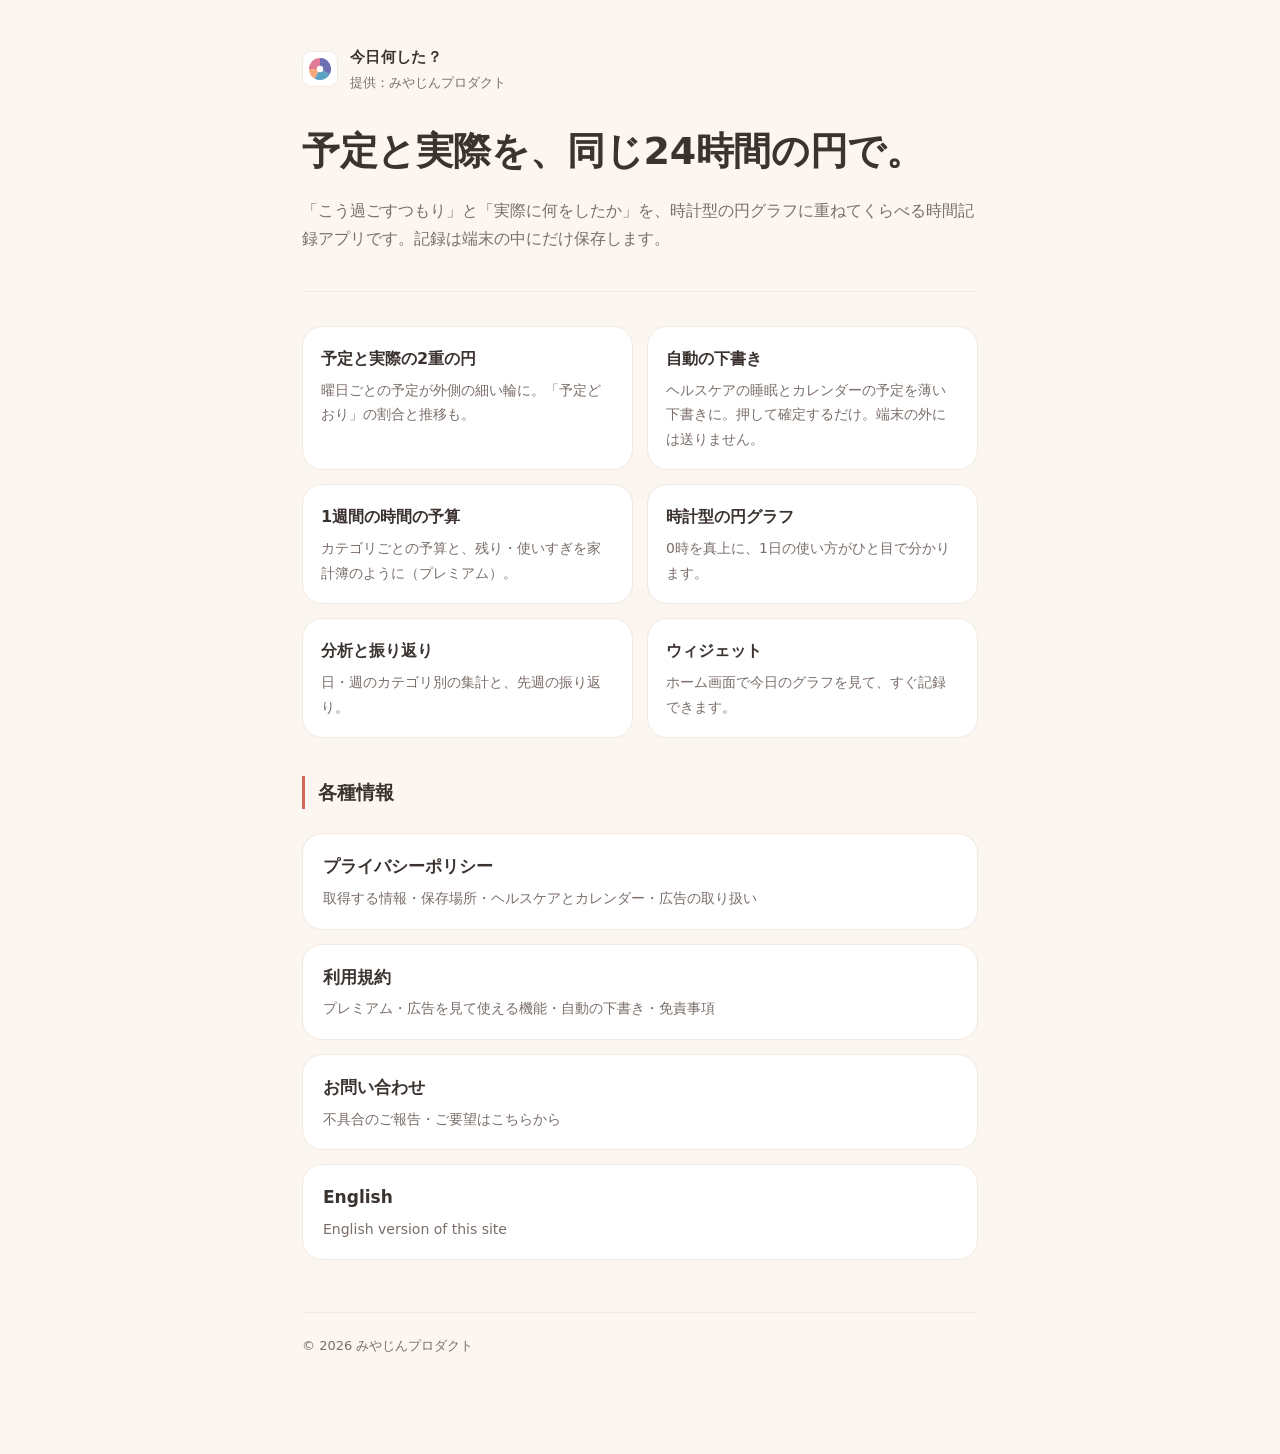
<file: index.html>
<!DOCTYPE html>
<html lang="ja">
<head>
<meta charset="utf-8">
<meta name="viewport" content="width=device-width, initial-scale=1">
<meta name="robots" content="index, follow">
<title>今日何した？｜予定と実際を24時間の円でくらべる時間記録アプリ</title>
<link rel="stylesheet" href="style.css">
</head>
<body>
<div class="wrap">
  <header class="site">
    <div class="brand">
      <div class="mark" aria-hidden="true"><svg viewBox="0 0 24 24"><path class="s1" d="M12 12 L12 1 A11 11 0 0 1 21.53 17.5 Z"/><path class="s2" d="M12 12 L21.53 17.5 A11 11 0 0 1 6.5 21.53 Z"/><path class="s3" d="M12 12 L6.5 21.53 A11 11 0 0 1 1 12 Z"/><path class="s4" d="M12 12 L1 12 A11 11 0 0 1 12 1 Z"/><circle class="hub" cx="12" cy="12" r="3.2"/></svg></div>
      <div>
        <div class="brand-name">今日何した？</div>
        <p class="app">提供：みやじんプロダクト</p>
      </div>
    </div>
    <h1>予定と実際を、同じ24時間の円で。</h1>
    <p class="lead">「こう過ごすつもり」と「実際に何をしたか」を、時計型の円グラフに重ねてくらべる時間記録アプリです。記録は端末の中にだけ保存します。</p>
  </header>

  <div class="features">
    <div class="feat"><h3>予定と実際の2重の円</h3><p>曜日ごとの予定が外側の細い輪に。「予定どおり」の割合と推移も。</p></div>
    <div class="feat"><h3>自動の下書き</h3><p>ヘルスケアの睡眠とカレンダーの予定を薄い下書きに。押して確定するだけ。端末の外には送りません。</p></div>
    <div class="feat"><h3>1週間の時間の予算</h3><p>カテゴリごとの予算と、残り・使いすぎを家計簿のように（プレミアム）。</p></div>
    <div class="feat"><h3>時計型の円グラフ</h3><p>0時を真上に、1日の使い方がひと目で分かります。</p></div>
    <div class="feat"><h3>分析と振り返り</h3><p>日・週のカテゴリ別の集計と、先週の振り返り。</p></div>
    <div class="feat"><h3>ウィジェット</h3><p>ホーム画面で今日のグラフを見て、すぐ記録できます。</p></div>
  </div>

  <h2>各種情報</h2>
  <nav class="card-links">
    <a href="privacy.html">
      <div class="t">プライバシーポリシー</div>
      <div class="d">取得する情報・保存場所・ヘルスケアとカレンダー・広告の取り扱い</div>
    </a>
    <a href="terms.html">
      <div class="t">利用規約</div>
      <div class="d">プレミアム・広告を見て使える機能・自動の下書き・免責事項</div>
    </a>
    <a href="https://docs.google.com/forms/d/e/1FAIpQLSerlqKX8OvohAhMS4iuz7njMA0RL0A8FilcvmtY0oL1UKAetw/viewform" target="_blank" rel="noopener">
      <div class="t">お問い合わせ</div>
      <div class="d">不具合のご報告・ご要望はこちらから</div>
    </a>
    <a href="en/index.html">
      <div class="t">English</div>
      <div class="d">English version of this site</div>
    </a>
  </nav>

  <footer class="site">© 2026 みやじんプロダクト</footer>
</div>
</body>
</html>
</file>
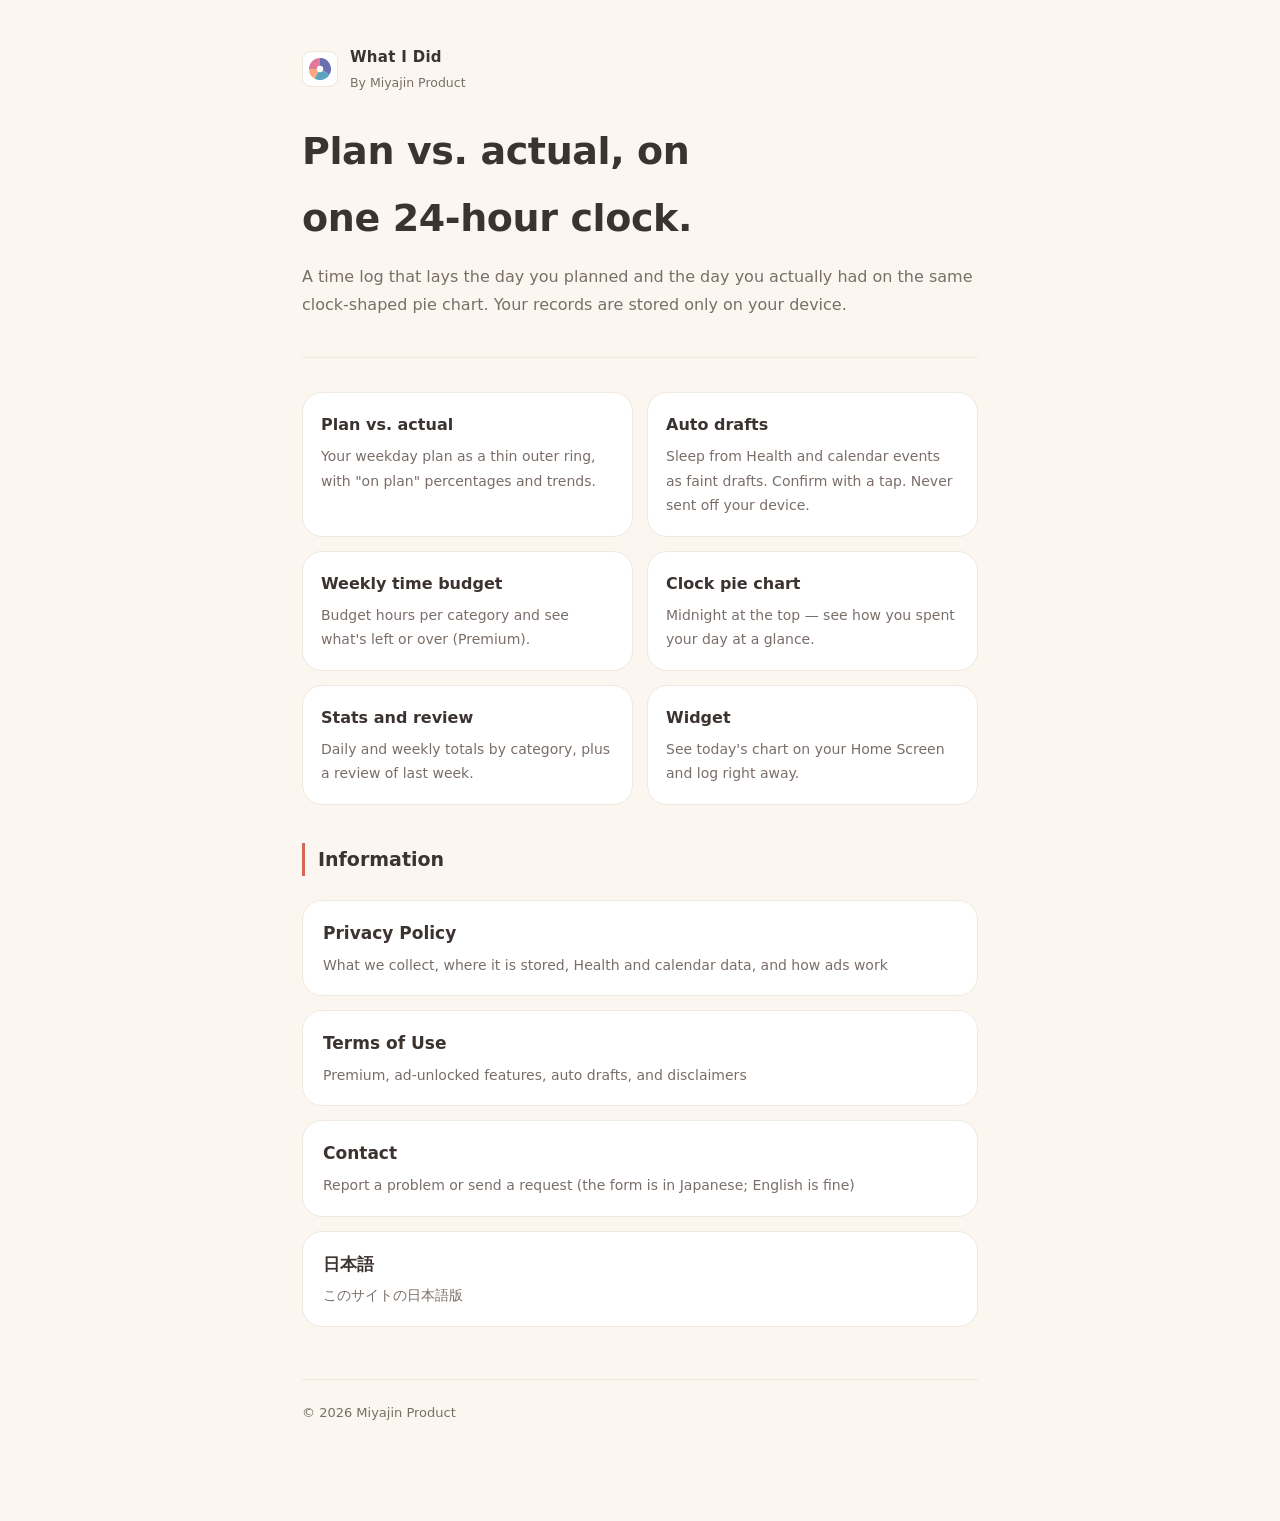
<file: en/index.html>
<!DOCTYPE html>
<html lang="en">
<head>
<meta charset="utf-8">
<meta name="viewport" content="width=device-width, initial-scale=1">
<meta name="robots" content="index, follow">
<title>What I Did | Plan vs. actual on a 24-hour clock</title>
<link rel="stylesheet" href="../style.css">
</head>
<body>
<div class="wrap">
  <header class="site">
    <div class="brand">
      <div class="mark" aria-hidden="true"><svg viewBox="0 0 24 24"><path class="s1" d="M12 12 L12 1 A11 11 0 0 1 21.53 17.5 Z"/><path class="s2" d="M12 12 L21.53 17.5 A11 11 0 0 1 6.5 21.53 Z"/><path class="s3" d="M12 12 L6.5 21.53 A11 11 0 0 1 1 12 Z"/><path class="s4" d="M12 12 L1 12 A11 11 0 0 1 12 1 Z"/><circle class="hub" cx="12" cy="12" r="3.2"/></svg></div>
      <div>
        <div class="brand-name">What I Did</div>
        <p class="app">By Miyajin Product</p>
      </div>
    </div>
    <h1>Plan vs. actual, on one 24-hour clock.</h1>
    <p class="lead">A time log that lays the day you planned and the day you actually had on the same clock-shaped pie chart. Your records are stored only on your device.</p>
  </header>

  <div class="features">
    <div class="feat"><h3>Plan vs. actual</h3><p>Your weekday plan as a thin outer ring, with "on plan" percentages and trends.</p></div>
    <div class="feat"><h3>Auto drafts</h3><p>Sleep from Health and calendar events as faint drafts. Confirm with a tap. Never sent off your device.</p></div>
    <div class="feat"><h3>Weekly time budget</h3><p>Budget hours per category and see what's left or over (Premium).</p></div>
    <div class="feat"><h3>Clock pie chart</h3><p>Midnight at the top — see how you spent your day at a glance.</p></div>
    <div class="feat"><h3>Stats and review</h3><p>Daily and weekly totals by category, plus a review of last week.</p></div>
    <div class="feat"><h3>Widget</h3><p>See today's chart on your Home Screen and log right away.</p></div>
  </div>

  <h2>Information</h2>
  <nav class="card-links">
    <a href="privacy.html">
      <div class="t">Privacy Policy</div>
      <div class="d">What we collect, where it is stored, Health and calendar data, and how ads work</div>
    </a>
    <a href="terms.html">
      <div class="t">Terms of Use</div>
      <div class="d">Premium, ad-unlocked features, auto drafts, and disclaimers</div>
    </a>
    <a href="https://docs.google.com/forms/d/e/1FAIpQLSerlqKX8OvohAhMS4iuz7njMA0RL0A8FilcvmtY0oL1UKAetw/viewform" target="_blank" rel="noopener">
      <div class="t">Contact</div>
      <div class="d">Report a problem or send a request (the form is in Japanese; English is fine)</div>
    </a>
    <a href="../index.html">
      <div class="t">日本語</div>
      <div class="d">このサイトの日本語版</div>
    </a>
  </nav>

  <footer class="site">© 2026 Miyajin Product</footer>
</div>
</body>
</html>
</file>
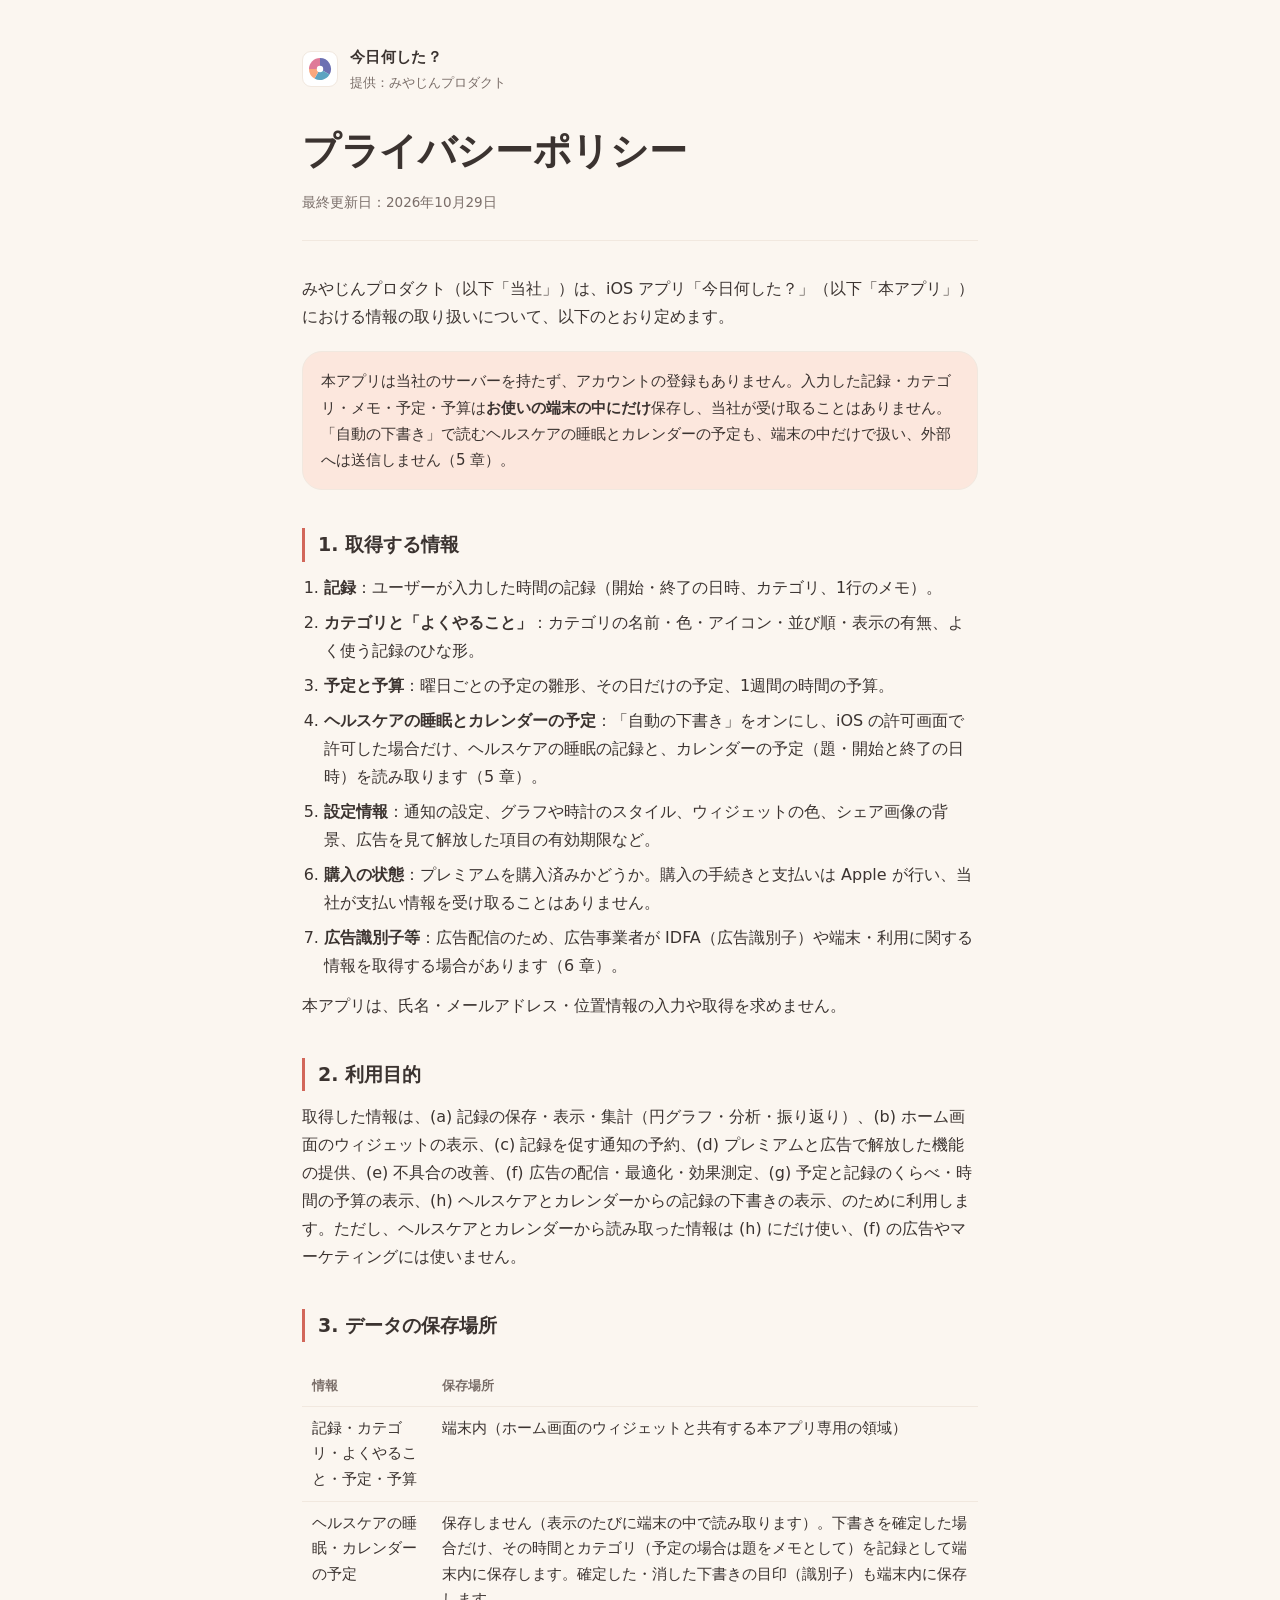
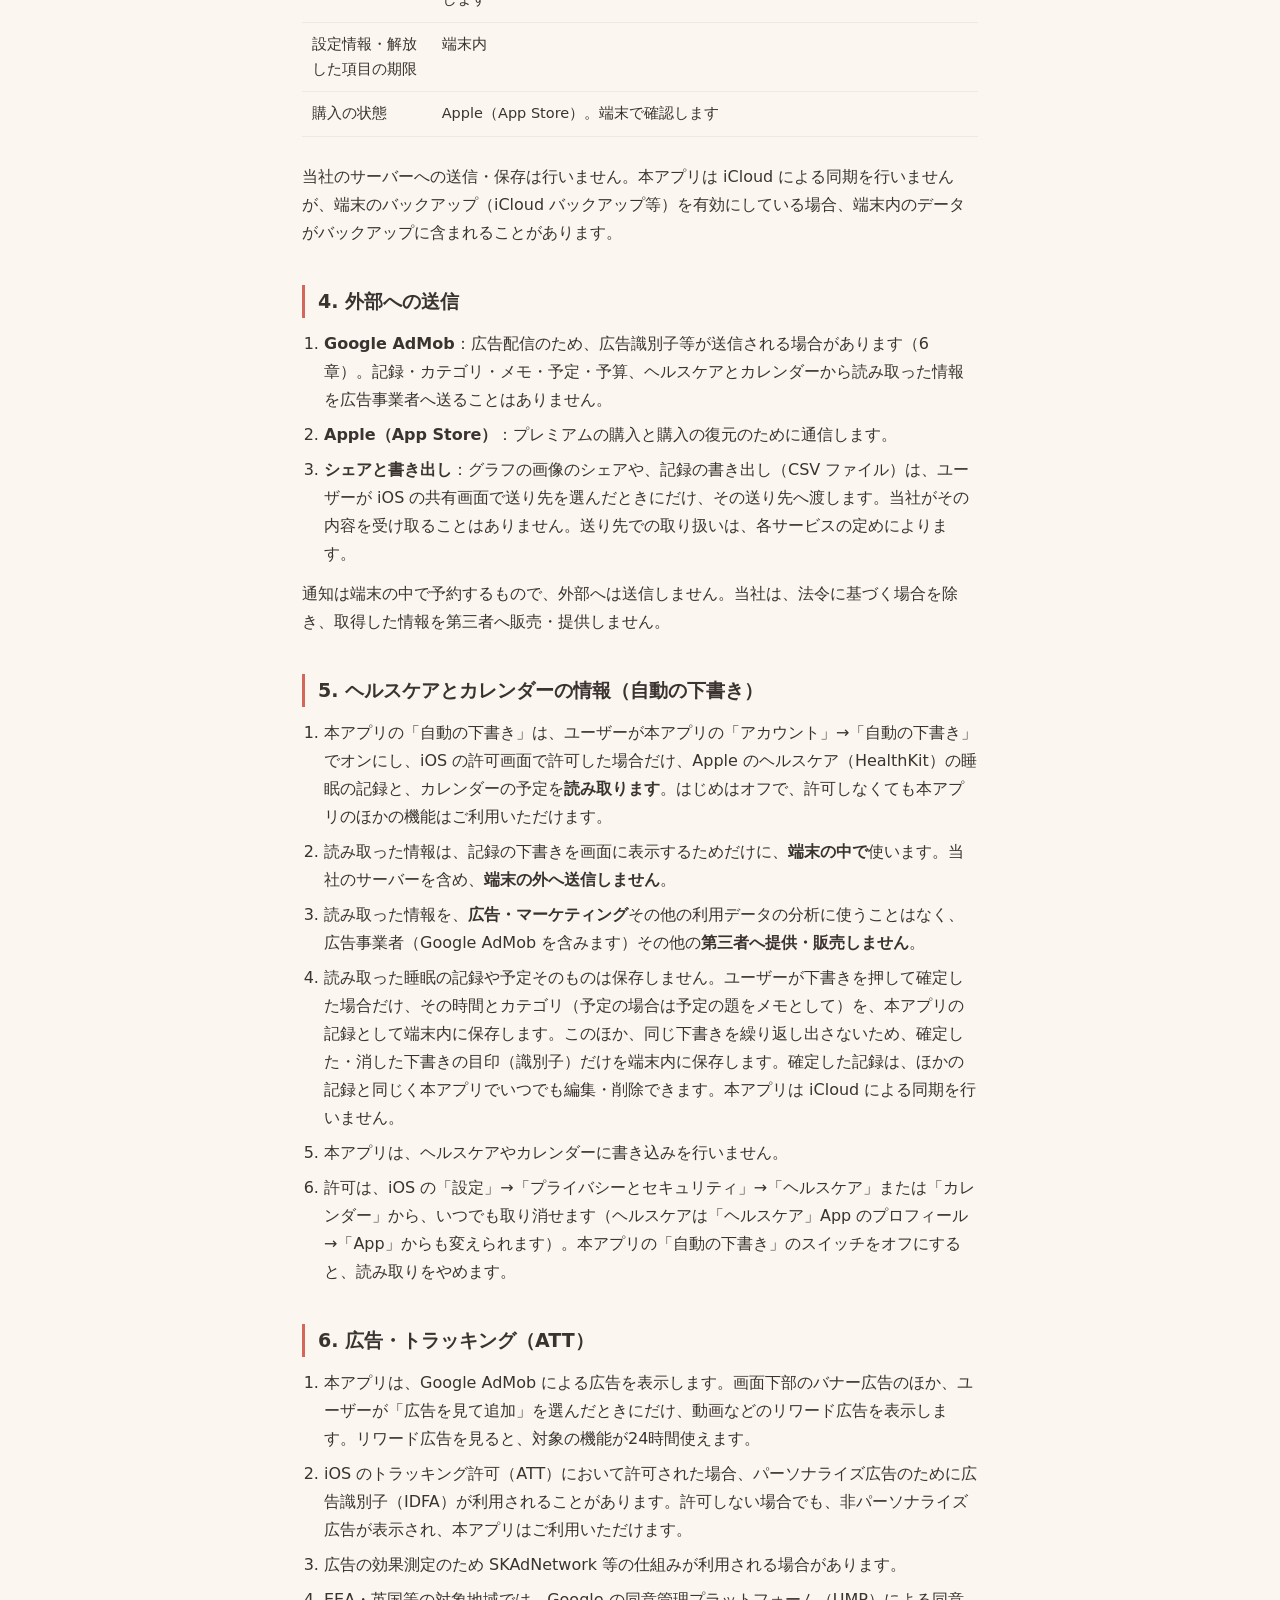
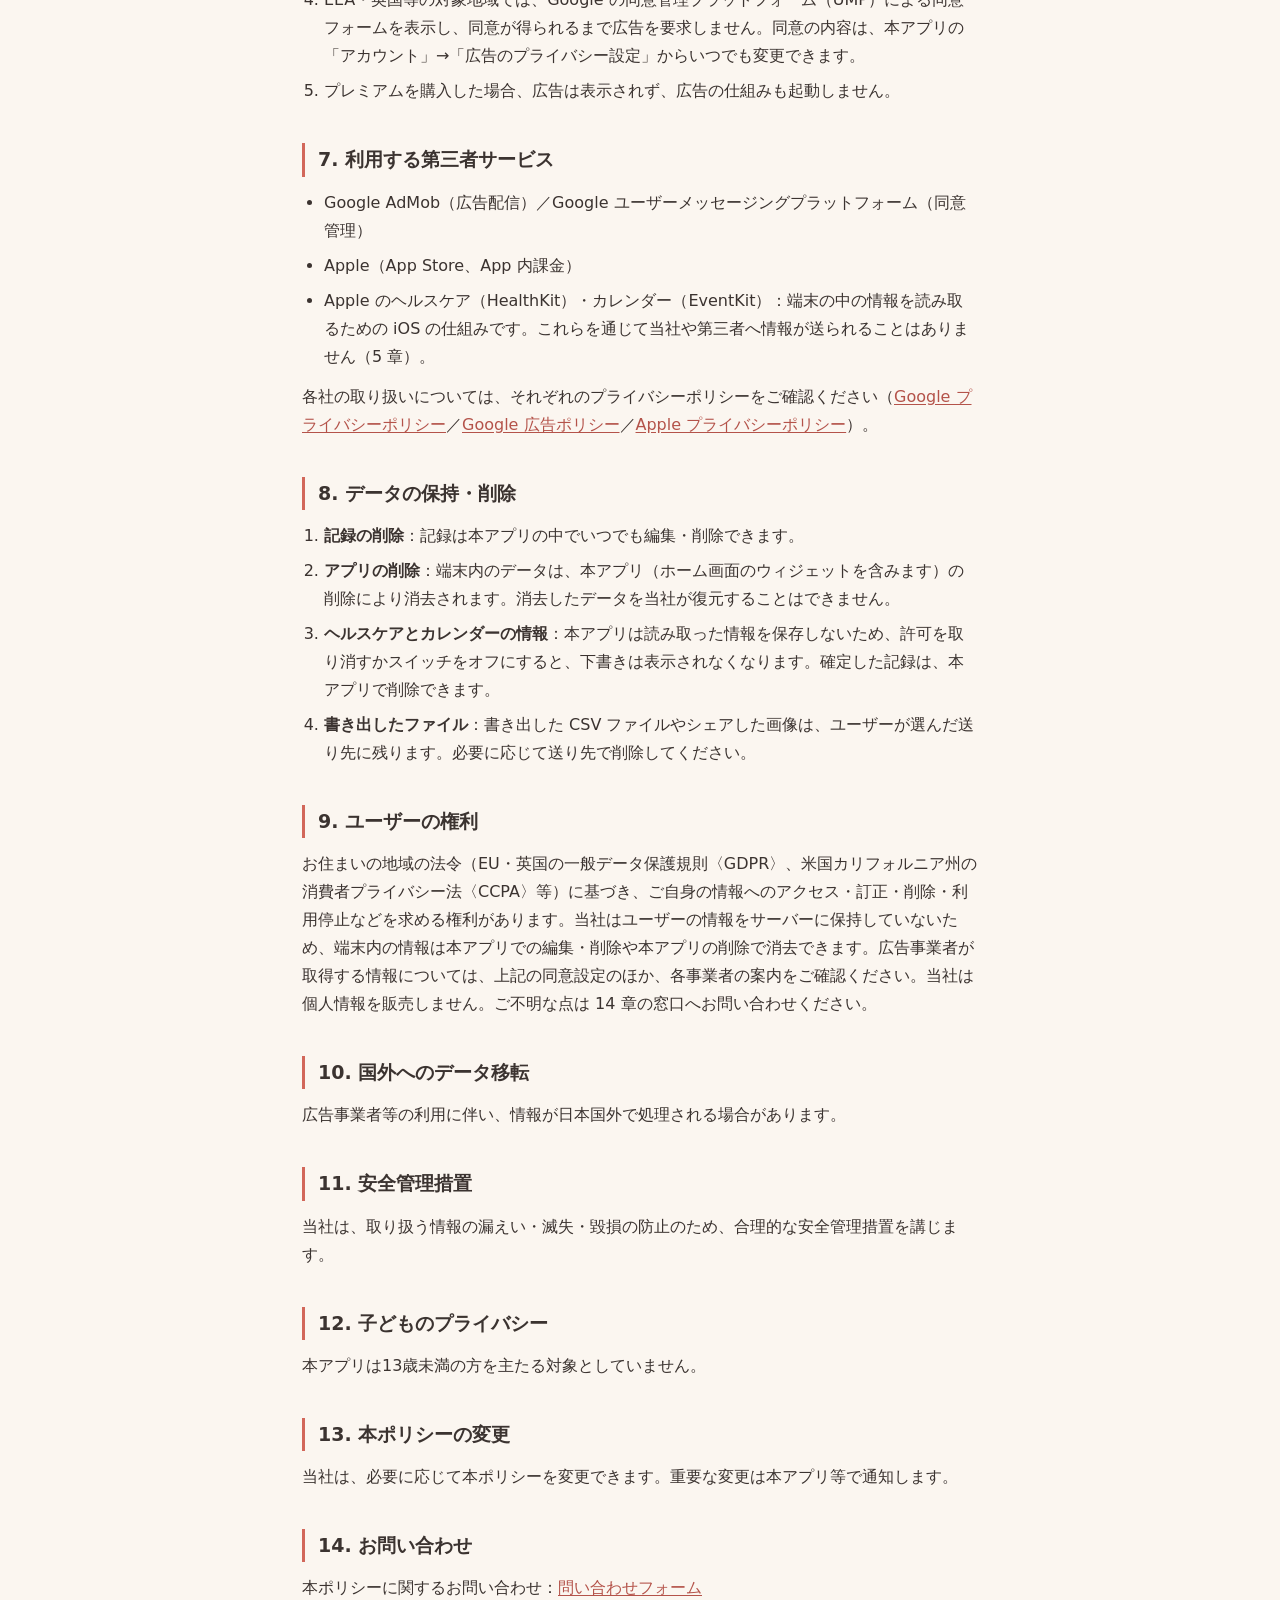
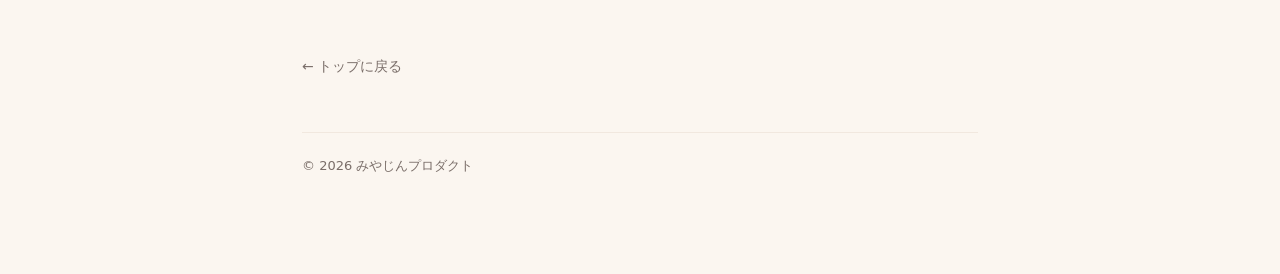
<file: privacy.html>
<!DOCTYPE html>
<html lang="ja">
<head>
<meta charset="utf-8">
<meta name="viewport" content="width=device-width, initial-scale=1">
<title>プライバシーポリシー｜今日何した？</title>
<link rel="stylesheet" href="style.css">
</head>
<body>
<div class="wrap">
  <header class="site">
    <div class="brand">
      <div class="mark" aria-hidden="true"><svg viewBox="0 0 24 24"><path class="s1" d="M12 12 L12 1 A11 11 0 0 1 21.53 17.5 Z"/><path class="s2" d="M12 12 L21.53 17.5 A11 11 0 0 1 6.5 21.53 Z"/><path class="s3" d="M12 12 L6.5 21.53 A11 11 0 0 1 1 12 Z"/><path class="s4" d="M12 12 L1 12 A11 11 0 0 1 12 1 Z"/><circle class="hub" cx="12" cy="12" r="3.2"/></svg></div>
      <div>
        <div class="brand-name">今日何した？</div>
        <p class="app">提供：みやじんプロダクト</p>
      </div>
    </div>
    <h1>プライバシーポリシー</h1>
    <p class="updated">最終更新日：2026年10月29日</p>
  </header>

  <p>みやじんプロダクト（以下「当社」）は、iOS アプリ「今日何した？」（以下「本アプリ」）における情報の取り扱いについて、以下のとおり定めます。</p>

  <div class="note">
    本アプリは当社のサーバーを持たず、アカウントの登録もありません。入力した記録・カテゴリ・メモ・予定・予算は<strong>お使いの端末の中にだけ</strong>保存し、当社が受け取ることはありません。「自動の下書き」で読むヘルスケアの睡眠とカレンダーの予定も、端末の中だけで扱い、外部へは送信しません（5 章）。
  </div>

  <h2>1. 取得する情報</h2>
  <ol>
    <li><strong>記録</strong>：ユーザーが入力した時間の記録（開始・終了の日時、カテゴリ、1行のメモ）。</li>
    <li><strong>カテゴリと「よくやること」</strong>：カテゴリの名前・色・アイコン・並び順・表示の有無、よく使う記録のひな形。</li>
    <li><strong>予定と予算</strong>：曜日ごとの予定の雛形、その日だけの予定、1週間の時間の予算。</li>
    <li><strong>ヘルスケアの睡眠とカレンダーの予定</strong>：「自動の下書き」をオンにし、iOS の許可画面で許可した場合だけ、ヘルスケアの睡眠の記録と、カレンダーの予定（題・開始と終了の日時）を読み取ります（5 章）。</li>
    <li><strong>設定情報</strong>：通知の設定、グラフや時計のスタイル、ウィジェットの色、シェア画像の背景、広告を見て解放した項目の有効期限など。</li>
    <li><strong>購入の状態</strong>：プレミアムを購入済みかどうか。購入の手続きと支払いは Apple が行い、当社が支払い情報を受け取ることはありません。</li>
    <li><strong>広告識別子等</strong>：広告配信のため、広告事業者が IDFA（広告識別子）や端末・利用に関する情報を取得する場合があります（6 章）。</li>
  </ol>
  <p>本アプリは、氏名・メールアドレス・位置情報の入力や取得を求めません。</p>

  <h2>2. 利用目的</h2>
  <p>取得した情報は、(a) 記録の保存・表示・集計（円グラフ・分析・振り返り）、(b) ホーム画面のウィジェットの表示、(c) 記録を促す通知の予約、(d) プレミアムと広告で解放した機能の提供、(e) 不具合の改善、(f) 広告の配信・最適化・効果測定、(g) 予定と記録のくらべ・時間の予算の表示、(h) ヘルスケアとカレンダーからの記録の下書きの表示、のために利用します。ただし、ヘルスケアとカレンダーから読み取った情報は (h) にだけ使い、(f) の広告やマーケティングには使いません。</p>

  <h2>3. データの保存場所</h2>
  <div class="scroll">
  <table>
    <thead><tr><th>情報</th><th>保存場所</th></tr></thead>
    <tbody>
      <tr><td>記録・カテゴリ・よくやること・予定・予算</td><td>端末内（ホーム画面のウィジェットと共有する本アプリ専用の領域）</td></tr>
      <tr><td>ヘルスケアの睡眠・カレンダーの予定</td><td>保存しません（表示のたびに端末の中で読み取ります）。下書きを確定した場合だけ、その時間とカテゴリ（予定の場合は題をメモとして）を記録として端末内に保存します。確定した・消した下書きの目印（識別子）も端末内に保存します</td></tr>
      <tr><td>設定情報・解放した項目の期限</td><td>端末内</td></tr>
      <tr><td>購入の状態</td><td>Apple（App Store）。端末で確認します</td></tr>
    </tbody>
  </table>
  </div>
  <p>当社のサーバーへの送信・保存は行いません。本アプリは iCloud による同期を行いませんが、端末のバックアップ（iCloud バックアップ等）を有効にしている場合、端末内のデータがバックアップに含まれることがあります。</p>

  <h2>4. 外部への送信</h2>
  <ol>
    <li><strong>Google AdMob</strong>：広告配信のため、広告識別子等が送信される場合があります（6 章）。記録・カテゴリ・メモ・予定・予算、ヘルスケアとカレンダーから読み取った情報を広告事業者へ送ることはありません。</li>
    <li><strong>Apple（App Store）</strong>：プレミアムの購入と購入の復元のために通信します。</li>
    <li><strong>シェアと書き出し</strong>：グラフの画像のシェアや、記録の書き出し（CSV ファイル）は、ユーザーが iOS の共有画面で送り先を選んだときにだけ、その送り先へ渡します。当社がその内容を受け取ることはありません。送り先での取り扱いは、各サービスの定めによります。</li>
  </ol>
  <p>通知は端末の中で予約するもので、外部へは送信しません。当社は、法令に基づく場合を除き、取得した情報を第三者へ販売・提供しません。</p>

  <h2>5. ヘルスケアとカレンダーの情報（自動の下書き）</h2>
  <ol>
    <li>本アプリの「自動の下書き」は、ユーザーが本アプリの「アカウント」→「自動の下書き」でオンにし、iOS の許可画面で許可した場合だけ、Apple のヘルスケア（HealthKit）の睡眠の記録と、カレンダーの予定を<strong>読み取ります</strong>。はじめはオフで、許可しなくても本アプリのほかの機能はご利用いただけます。</li>
    <li>読み取った情報は、記録の下書きを画面に表示するためだけに、<strong>端末の中で</strong>使います。当社のサーバーを含め、<strong>端末の外へ送信しません</strong>。</li>
    <li>読み取った情報を、<strong>広告・マーケティング</strong>その他の利用データの分析に使うことはなく、広告事業者（Google AdMob を含みます）その他の<strong>第三者へ提供・販売しません</strong>。</li>
    <li>読み取った睡眠の記録や予定そのものは保存しません。ユーザーが下書きを押して確定した場合だけ、その時間とカテゴリ（予定の場合は予定の題をメモとして）を、本アプリの記録として端末内に保存します。このほか、同じ下書きを繰り返し出さないため、確定した・消した下書きの目印（識別子）だけを端末内に保存します。確定した記録は、ほかの記録と同じく本アプリでいつでも編集・削除できます。本アプリは iCloud による同期を行いません。</li>
    <li>本アプリは、ヘルスケアやカレンダーに書き込みを行いません。</li>
    <li>許可は、iOS の「設定」→「プライバシーとセキュリティ」→「ヘルスケア」または「カレンダー」から、いつでも取り消せます（ヘルスケアは「ヘルスケア」App のプロフィール →「App」からも変えられます）。本アプリの「自動の下書き」のスイッチをオフにすると、読み取りをやめます。</li>
  </ol>

  <h2>6. 広告・トラッキング（ATT）</h2>
  <ol>
    <li>本アプリは、Google AdMob による広告を表示します。画面下部のバナー広告のほか、ユーザーが「広告を見て追加」を選んだときにだけ、動画などのリワード広告を表示します。リワード広告を見ると、対象の機能が24時間使えます。</li>
    <li>iOS のトラッキング許可（ATT）において許可された場合、パーソナライズ広告のために広告識別子（IDFA）が利用されることがあります。許可しない場合でも、非パーソナライズ広告が表示され、本アプリはご利用いただけます。</li>
    <li>広告の効果測定のため SKAdNetwork 等の仕組みが利用される場合があります。</li>
    <li>EEA・英国等の対象地域では、Google の同意管理プラットフォーム（UMP）による同意フォームを表示し、同意が得られるまで広告を要求しません。同意の内容は、本アプリの「アカウント」→「広告のプライバシー設定」からいつでも変更できます。</li>
    <li>プレミアムを購入した場合、広告は表示されず、広告の仕組みも起動しません。</li>
  </ol>

  <h2>7. 利用する第三者サービス</h2>
  <ul>
    <li>Google AdMob（広告配信）／Google ユーザーメッセージングプラットフォーム（同意管理）</li>
    <li>Apple（App Store、App 内課金）</li>
    <li>Apple のヘルスケア（HealthKit）・カレンダー（EventKit）：端末の中の情報を読み取るための iOS の仕組みです。これらを通じて当社や第三者へ情報が送られることはありません（5 章）。</li>
  </ul>
  <p>各社の取り扱いについては、それぞれのプライバシーポリシーをご確認ください（<a href="https://policies.google.com/privacy" target="_blank" rel="noopener">Google プライバシーポリシー</a>／<a href="https://policies.google.com/technologies/ads" target="_blank" rel="noopener">Google 広告ポリシー</a>／<a href="https://www.apple.com/jp/legal/privacy/" target="_blank" rel="noopener">Apple プライバシーポリシー</a>）。</p>

  <h2>8. データの保持・削除</h2>
  <ol>
    <li><strong>記録の削除</strong>：記録は本アプリの中でいつでも編集・削除できます。</li>
    <li><strong>アプリの削除</strong>：端末内のデータは、本アプリ（ホーム画面のウィジェットを含みます）の削除により消去されます。消去したデータを当社が復元することはできません。</li>
    <li><strong>ヘルスケアとカレンダーの情報</strong>：本アプリは読み取った情報を保存しないため、許可を取り消すかスイッチをオフにすると、下書きは表示されなくなります。確定した記録は、本アプリで削除できます。</li>
    <li><strong>書き出したファイル</strong>：書き出した CSV ファイルやシェアした画像は、ユーザーが選んだ送り先に残ります。必要に応じて送り先で削除してください。</li>
  </ol>

  <h2>9. ユーザーの権利</h2>
  <p>お住まいの地域の法令（EU・英国の一般データ保護規則〈GDPR〉、米国カリフォルニア州の消費者プライバシー法〈CCPA〉等）に基づき、ご自身の情報へのアクセス・訂正・削除・利用停止などを求める権利があります。当社はユーザーの情報をサーバーに保持していないため、端末内の情報は本アプリでの編集・削除や本アプリの削除で消去できます。広告事業者が取得する情報については、上記の同意設定のほか、各事業者の案内をご確認ください。当社は個人情報を販売しません。ご不明な点は 14 章の窓口へお問い合わせください。</p>

  <h2>10. 国外へのデータ移転</h2>
  <p>広告事業者等の利用に伴い、情報が日本国外で処理される場合があります。</p>

  <h2>11. 安全管理措置</h2>
  <p>当社は、取り扱う情報の漏えい・滅失・毀損の防止のため、合理的な安全管理措置を講じます。</p>

  <h2>12. 子どものプライバシー</h2>
  <p>本アプリは13歳未満の方を主たる対象としていません。</p>

  <h2>13. 本ポリシーの変更</h2>
  <p>当社は、必要に応じて本ポリシーを変更できます。重要な変更は本アプリ等で通知します。</p>

  <h2>14. お問い合わせ</h2>
  <p>本ポリシーに関するお問い合わせ：<a href="https://docs.google.com/forms/d/e/1FAIpQLSerlqKX8OvohAhMS4iuz7njMA0RL0A8FilcvmtY0oL1UKAetw/viewform" target="_blank" rel="noopener">問い合わせフォーム</a></p>

  <a class="back" href="index.html">← トップに戻る</a>

  <footer class="site">© 2026 みやじんプロダクト</footer>
</div>
</body>
</html>
</file>
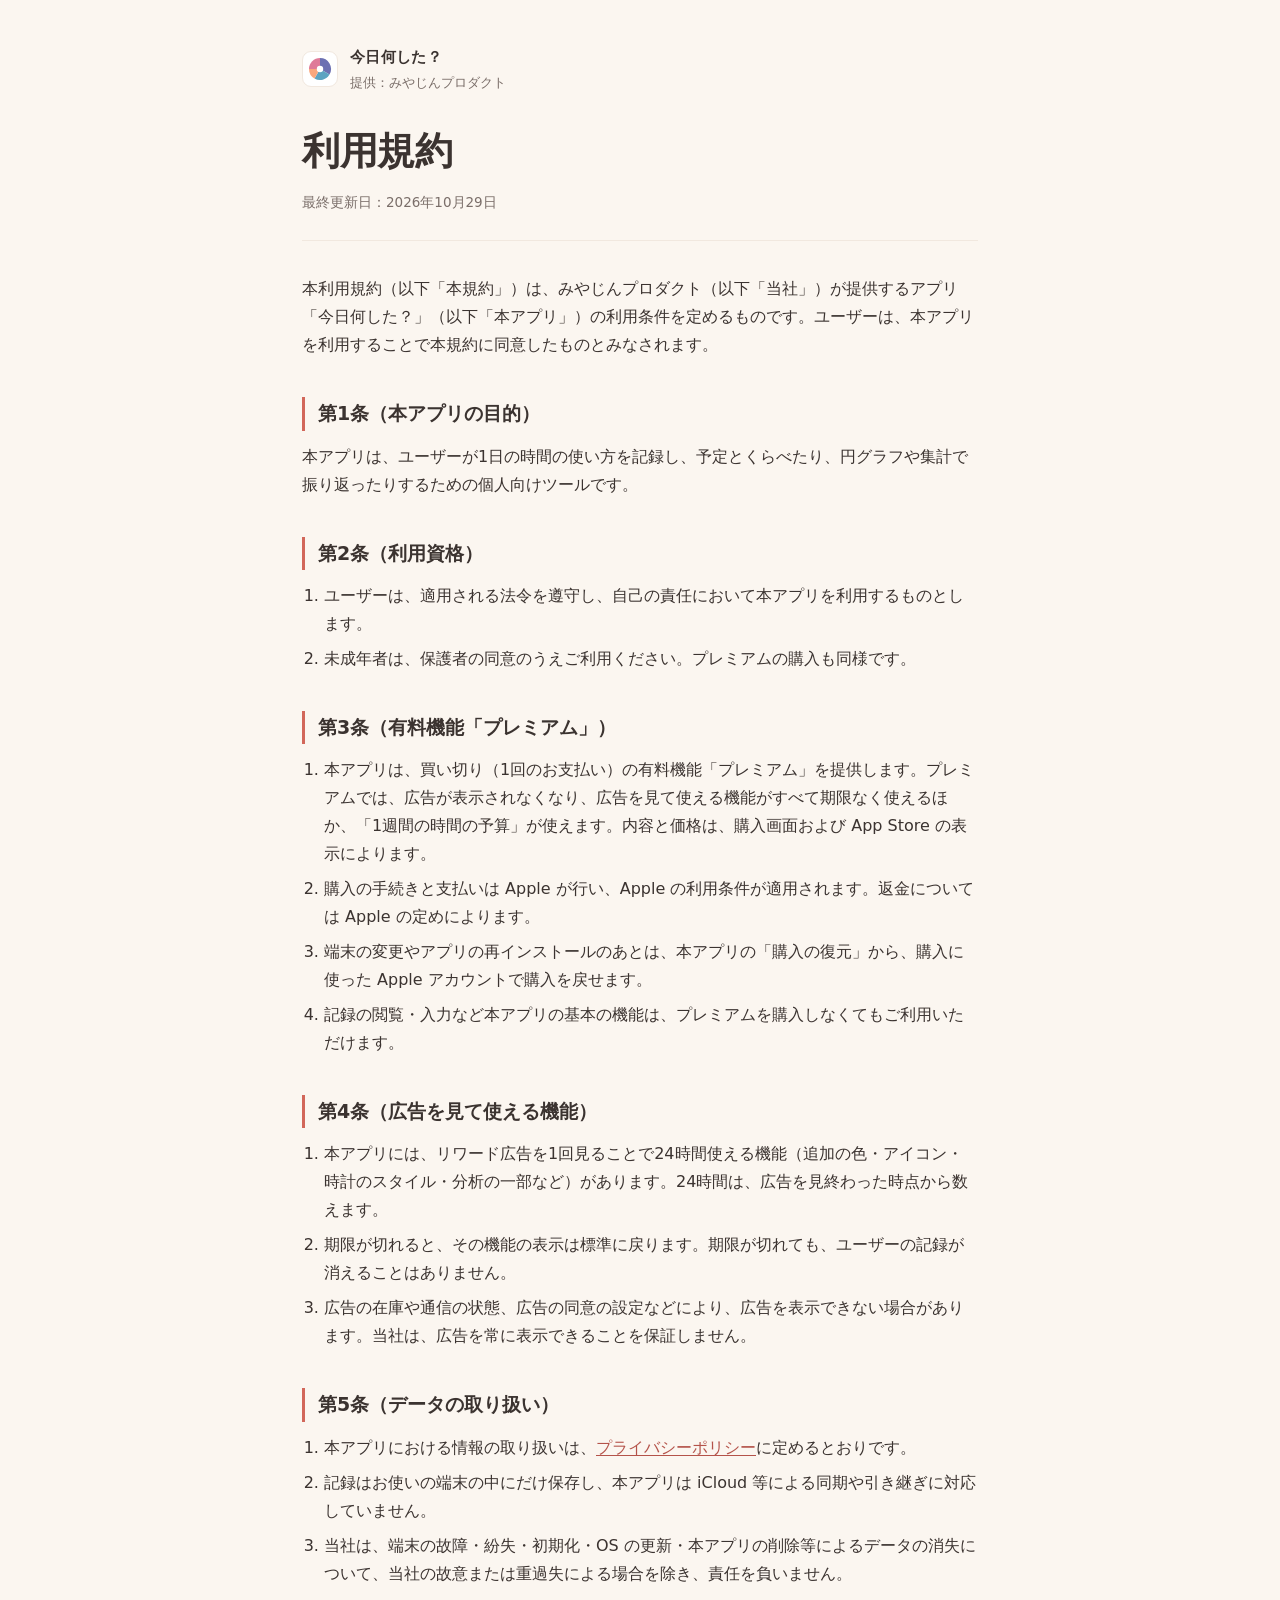
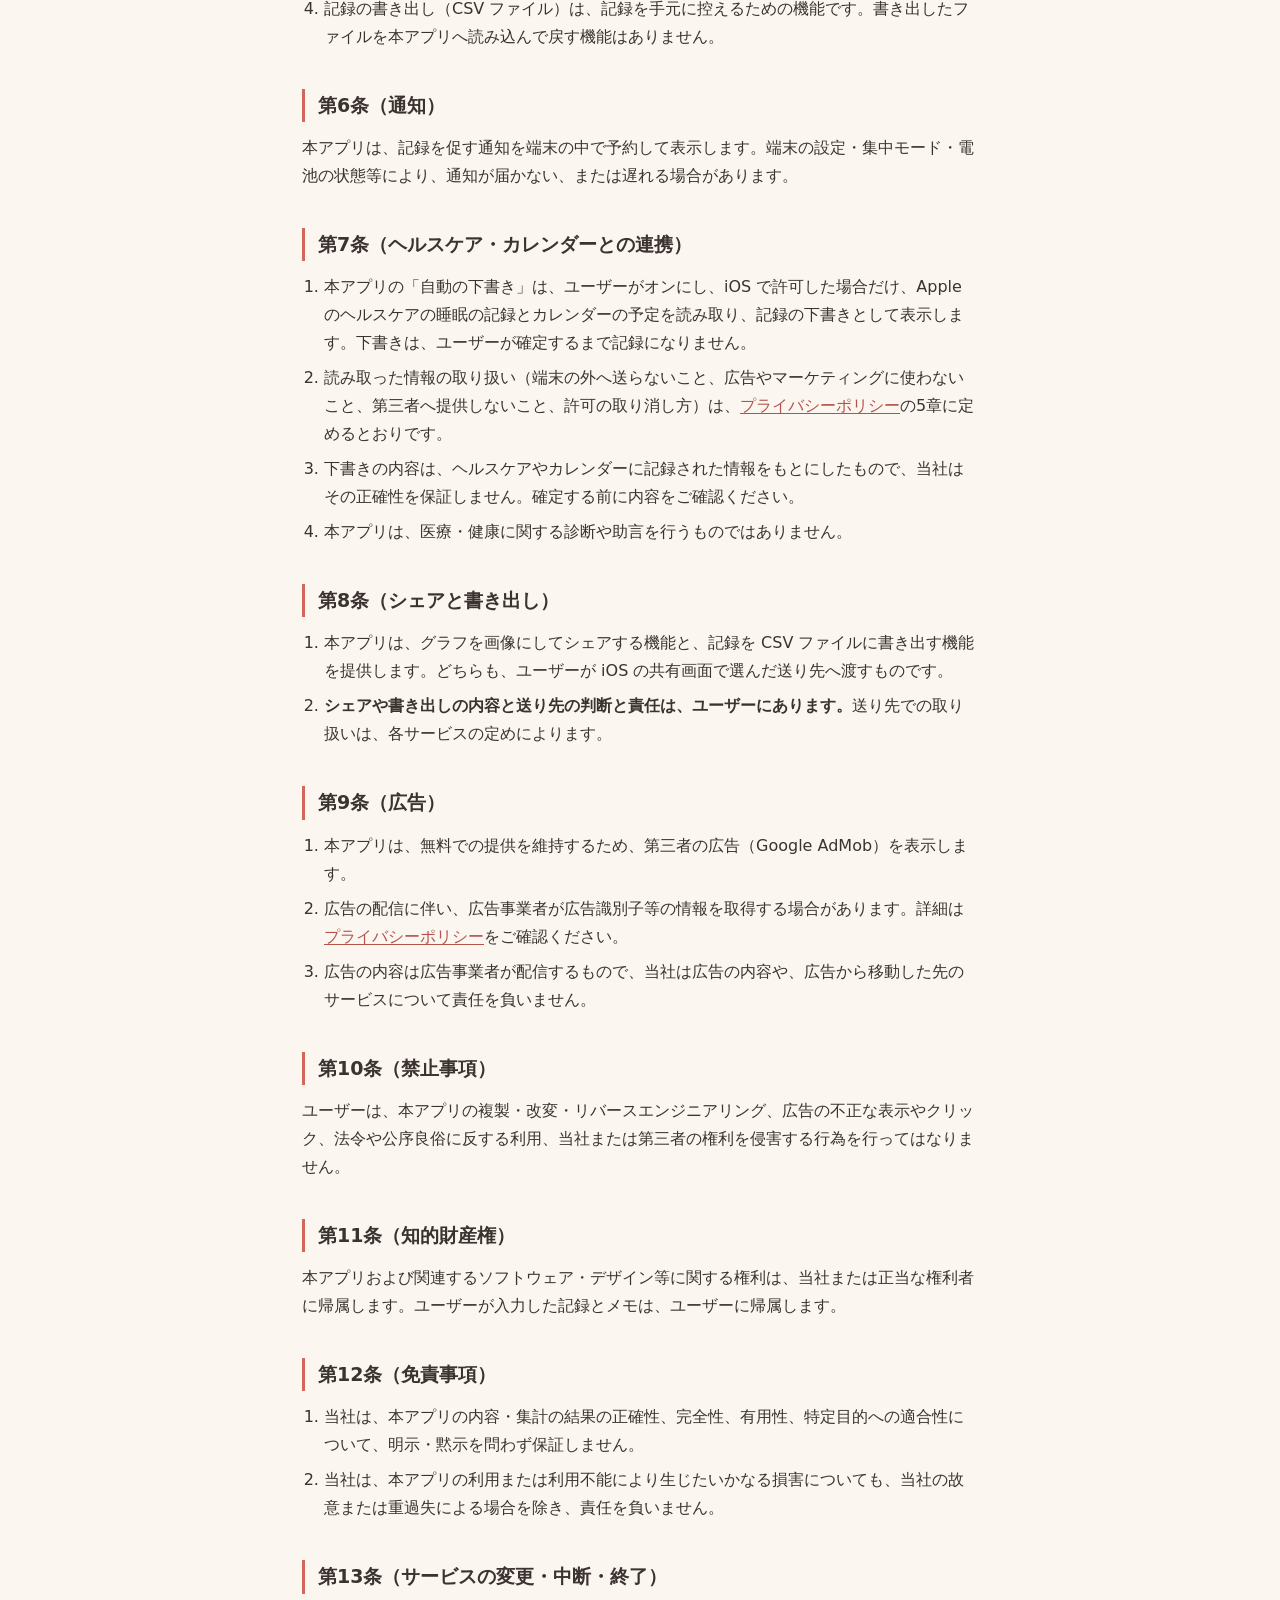
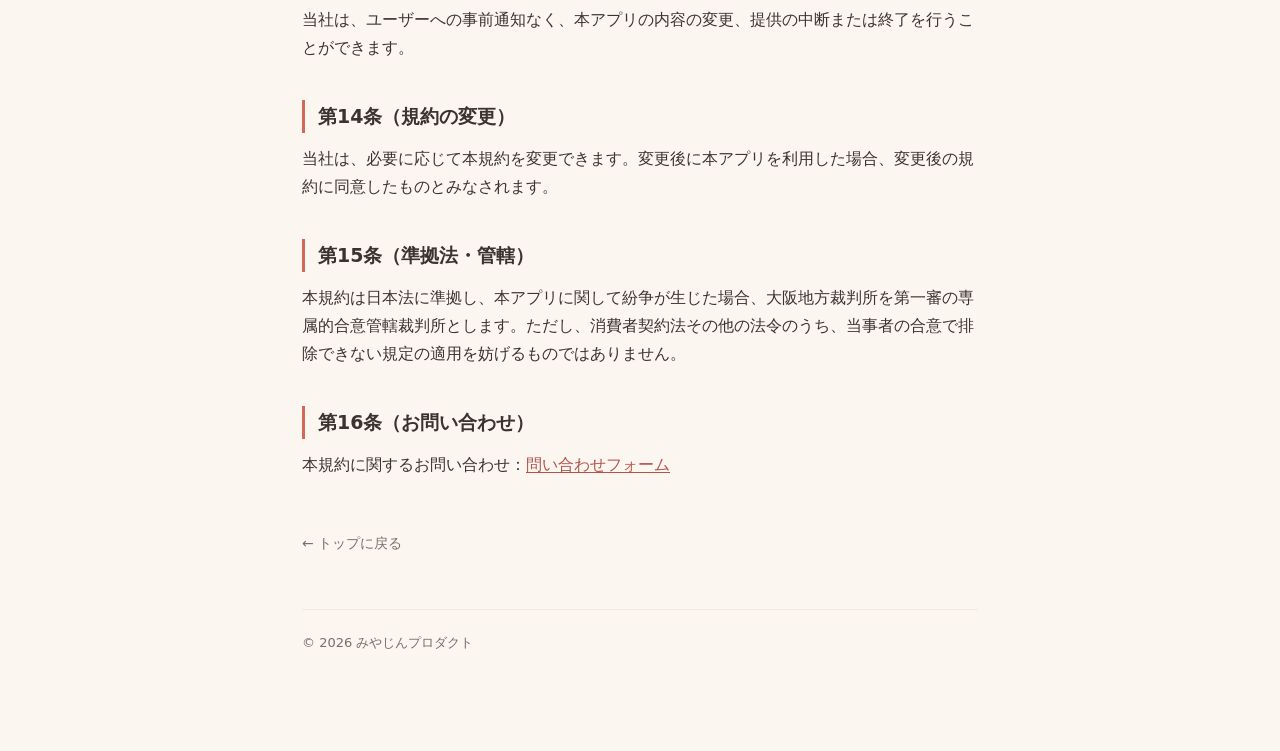
<file: terms.html>
<!DOCTYPE html>
<html lang="ja">
<head>
<meta charset="utf-8">
<meta name="viewport" content="width=device-width, initial-scale=1">
<title>利用規約｜今日何した？</title>
<link rel="stylesheet" href="style.css">
</head>
<body>
<div class="wrap">
  <header class="site">
    <div class="brand">
      <div class="mark" aria-hidden="true"><svg viewBox="0 0 24 24"><path class="s1" d="M12 12 L12 1 A11 11 0 0 1 21.53 17.5 Z"/><path class="s2" d="M12 12 L21.53 17.5 A11 11 0 0 1 6.5 21.53 Z"/><path class="s3" d="M12 12 L6.5 21.53 A11 11 0 0 1 1 12 Z"/><path class="s4" d="M12 12 L1 12 A11 11 0 0 1 12 1 Z"/><circle class="hub" cx="12" cy="12" r="3.2"/></svg></div>
      <div>
        <div class="brand-name">今日何した？</div>
        <p class="app">提供：みやじんプロダクト</p>
      </div>
    </div>
    <h1>利用規約</h1>
    <p class="updated">最終更新日：2026年10月29日</p>
  </header>

  <p>本利用規約（以下「本規約」）は、みやじんプロダクト（以下「当社」）が提供するアプリ「今日何した？」（以下「本アプリ」）の利用条件を定めるものです。ユーザーは、本アプリを利用することで本規約に同意したものとみなされます。</p>

  <h2>第1条（本アプリの目的）</h2>
  <p>本アプリは、ユーザーが1日の時間の使い方を記録し、予定とくらべたり、円グラフや集計で振り返ったりするための個人向けツールです。</p>

  <h2>第2条（利用資格）</h2>
  <ol>
    <li>ユーザーは、適用される法令を遵守し、自己の責任において本アプリを利用するものとします。</li>
    <li>未成年者は、保護者の同意のうえご利用ください。プレミアムの購入も同様です。</li>
  </ol>

  <h2>第3条（有料機能「プレミアム」）</h2>
  <ol>
    <li>本アプリは、買い切り（1回のお支払い）の有料機能「プレミアム」を提供します。プレミアムでは、広告が表示されなくなり、広告を見て使える機能がすべて期限なく使えるほか、「1週間の時間の予算」が使えます。内容と価格は、購入画面および App Store の表示によります。</li>
    <li>購入の手続きと支払いは Apple が行い、Apple の利用条件が適用されます。返金については Apple の定めによります。</li>
    <li>端末の変更やアプリの再インストールのあとは、本アプリの「購入の復元」から、購入に使った Apple アカウントで購入を戻せます。</li>
    <li>記録の閲覧・入力など本アプリの基本の機能は、プレミアムを購入しなくてもご利用いただけます。</li>
  </ol>

  <h2>第4条（広告を見て使える機能）</h2>
  <ol>
    <li>本アプリには、リワード広告を1回見ることで24時間使える機能（追加の色・アイコン・時計のスタイル・分析の一部など）があります。24時間は、広告を見終わった時点から数えます。</li>
    <li>期限が切れると、その機能の表示は標準に戻ります。期限が切れても、ユーザーの記録が消えることはありません。</li>
    <li>広告の在庫や通信の状態、広告の同意の設定などにより、広告を表示できない場合があります。当社は、広告を常に表示できることを保証しません。</li>
  </ol>

  <h2>第5条（データの取り扱い）</h2>
  <ol>
    <li>本アプリにおける情報の取り扱いは、<a href="privacy.html">プライバシーポリシー</a>に定めるとおりです。</li>
    <li>記録はお使いの端末の中にだけ保存し、本アプリは iCloud 等による同期や引き継ぎに対応していません。</li>
    <li>当社は、端末の故障・紛失・初期化・OS の更新・本アプリの削除等によるデータの消失について、当社の故意または重過失による場合を除き、責任を負いません。</li>
    <li>記録の書き出し（CSV ファイル）は、記録を手元に控えるための機能です。書き出したファイルを本アプリへ読み込んで戻す機能はありません。</li>
  </ol>

  <h2>第6条（通知）</h2>
  <p>本アプリは、記録を促す通知を端末の中で予約して表示します。端末の設定・集中モード・電池の状態等により、通知が届かない、または遅れる場合があります。</p>

  <h2>第7条（ヘルスケア・カレンダーとの連携）</h2>
  <ol>
    <li>本アプリの「自動の下書き」は、ユーザーがオンにし、iOS で許可した場合だけ、Apple のヘルスケアの睡眠の記録とカレンダーの予定を読み取り、記録の下書きとして表示します。下書きは、ユーザーが確定するまで記録になりません。</li>
    <li>読み取った情報の取り扱い（端末の外へ送らないこと、広告やマーケティングに使わないこと、第三者へ提供しないこと、許可の取り消し方）は、<a href="privacy.html">プライバシーポリシー</a>の5章に定めるとおりです。</li>
    <li>下書きの内容は、ヘルスケアやカレンダーに記録された情報をもとにしたもので、当社はその正確性を保証しません。確定する前に内容をご確認ください。</li>
    <li>本アプリは、医療・健康に関する診断や助言を行うものではありません。</li>
  </ol>

  <h2>第8条（シェアと書き出し）</h2>
  <ol>
    <li>本アプリは、グラフを画像にしてシェアする機能と、記録を CSV ファイルに書き出す機能を提供します。どちらも、ユーザーが iOS の共有画面で選んだ送り先へ渡すものです。</li>
    <li><strong>シェアや書き出しの内容と送り先の判断と責任は、ユーザーにあります。</strong>送り先での取り扱いは、各サービスの定めによります。</li>
  </ol>

  <h2>第9条（広告）</h2>
  <ol>
    <li>本アプリは、無料での提供を維持するため、第三者の広告（Google AdMob）を表示します。</li>
    <li>広告の配信に伴い、広告事業者が広告識別子等の情報を取得する場合があります。詳細は<a href="privacy.html">プライバシーポリシー</a>をご確認ください。</li>
    <li>広告の内容は広告事業者が配信するもので、当社は広告の内容や、広告から移動した先のサービスについて責任を負いません。</li>
  </ol>

  <h2>第10条（禁止事項）</h2>
  <p>ユーザーは、本アプリの複製・改変・リバースエンジニアリング、広告の不正な表示やクリック、法令や公序良俗に反する利用、当社または第三者の権利を侵害する行為を行ってはなりません。</p>

  <h2>第11条（知的財産権）</h2>
  <p>本アプリおよび関連するソフトウェア・デザイン等に関する権利は、当社または正当な権利者に帰属します。ユーザーが入力した記録とメモは、ユーザーに帰属します。</p>

  <h2>第12条（免責事項）</h2>
  <ol>
    <li>当社は、本アプリの内容・集計の結果の正確性、完全性、有用性、特定目的への適合性について、明示・黙示を問わず保証しません。</li>
    <li>当社は、本アプリの利用または利用不能により生じたいかなる損害についても、当社の故意または重過失による場合を除き、責任を負いません。</li>
  </ol>

  <h2>第13条（サービスの変更・中断・終了）</h2>
  <p>当社は、ユーザーへの事前通知なく、本アプリの内容の変更、提供の中断または終了を行うことができます。</p>

  <h2>第14条（規約の変更）</h2>
  <p>当社は、必要に応じて本規約を変更できます。変更後に本アプリを利用した場合、変更後の規約に同意したものとみなされます。</p>

  <h2>第15条（準拠法・管轄）</h2>
  <p>本規約は日本法に準拠し、本アプリに関して紛争が生じた場合、大阪地方裁判所を第一審の専属的合意管轄裁判所とします。ただし、消費者契約法その他の法令のうち、当事者の合意で排除できない規定の適用を妨げるものではありません。</p>

  <h2>第16条（お問い合わせ）</h2>
  <p>本規約に関するお問い合わせ：<a href="https://docs.google.com/forms/d/e/1FAIpQLSerlqKX8OvohAhMS4iuz7njMA0RL0A8FilcvmtY0oL1UKAetw/viewform" target="_blank" rel="noopener">問い合わせフォーム</a></p>

  <a class="back" href="index.html">← トップに戻る</a>

  <footer class="site">© 2026 みやじんプロダクト</footer>
</div>
</body>
</html>
</file>
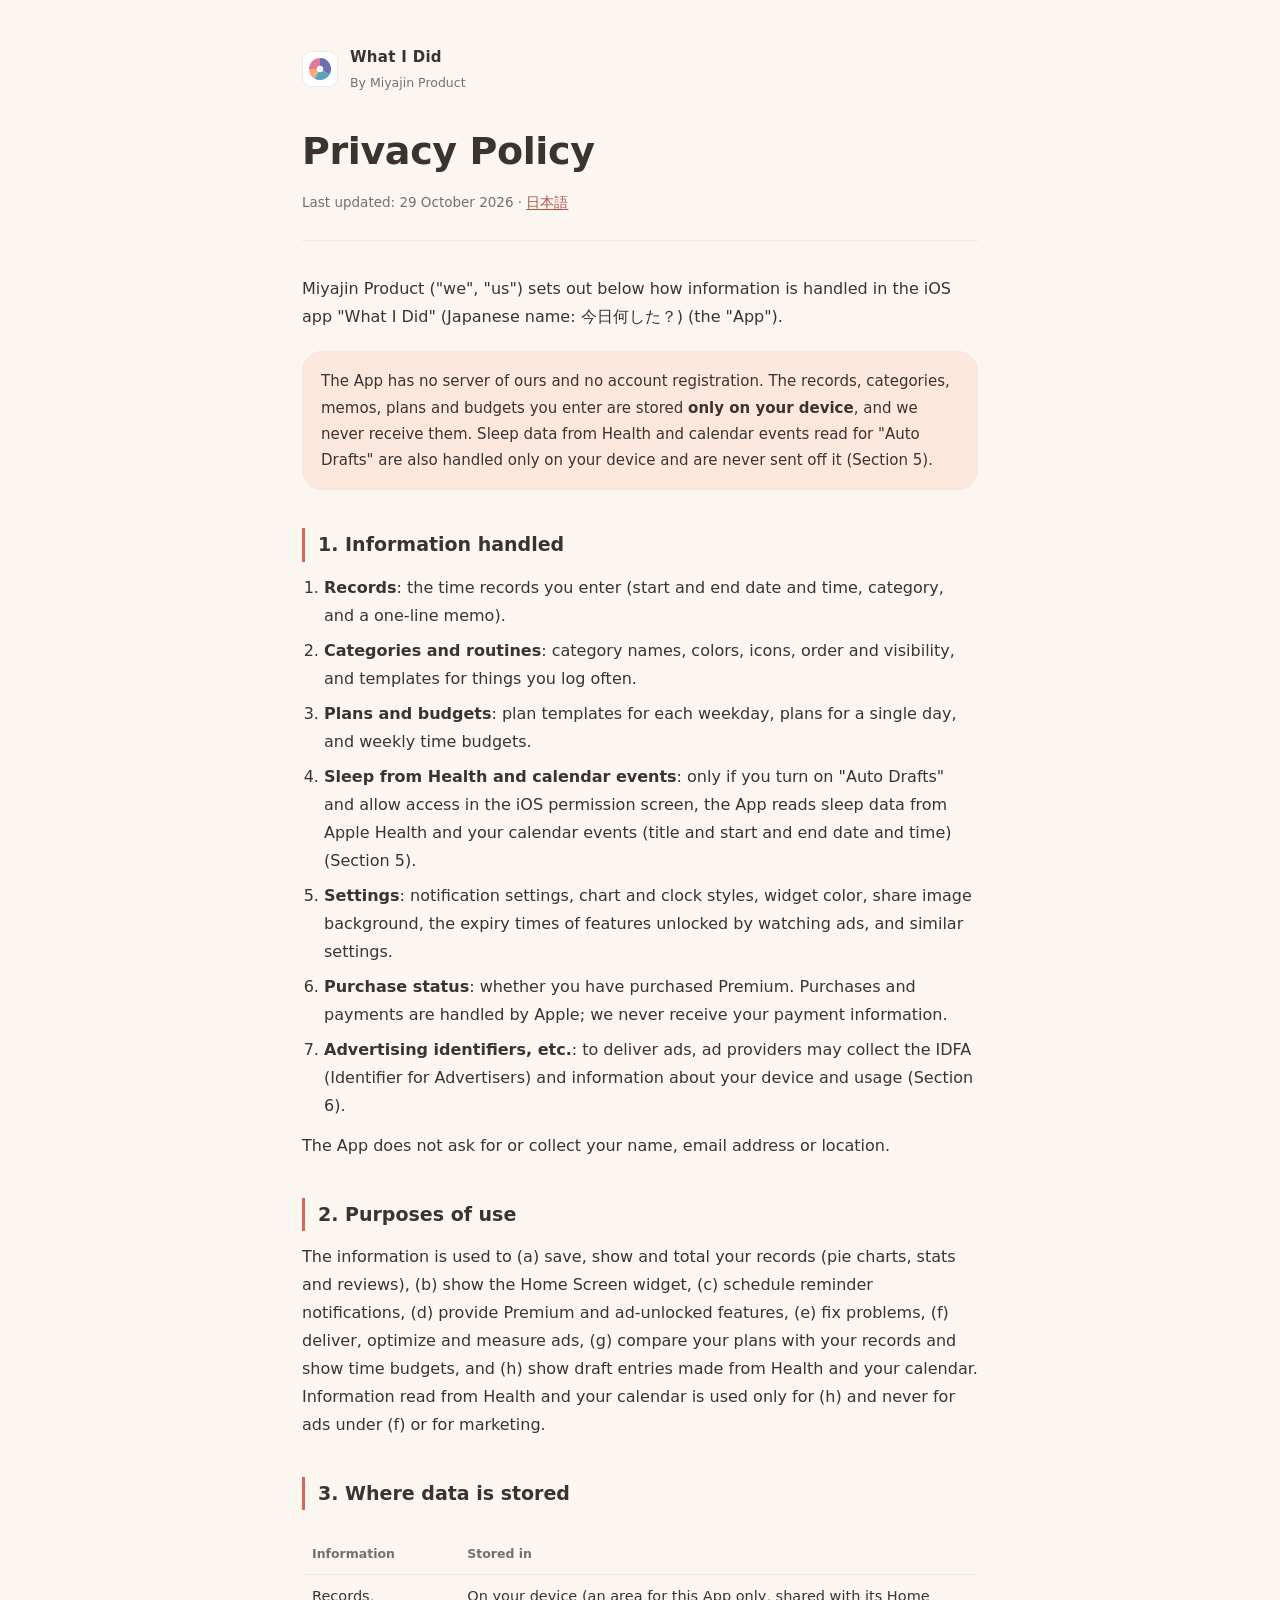
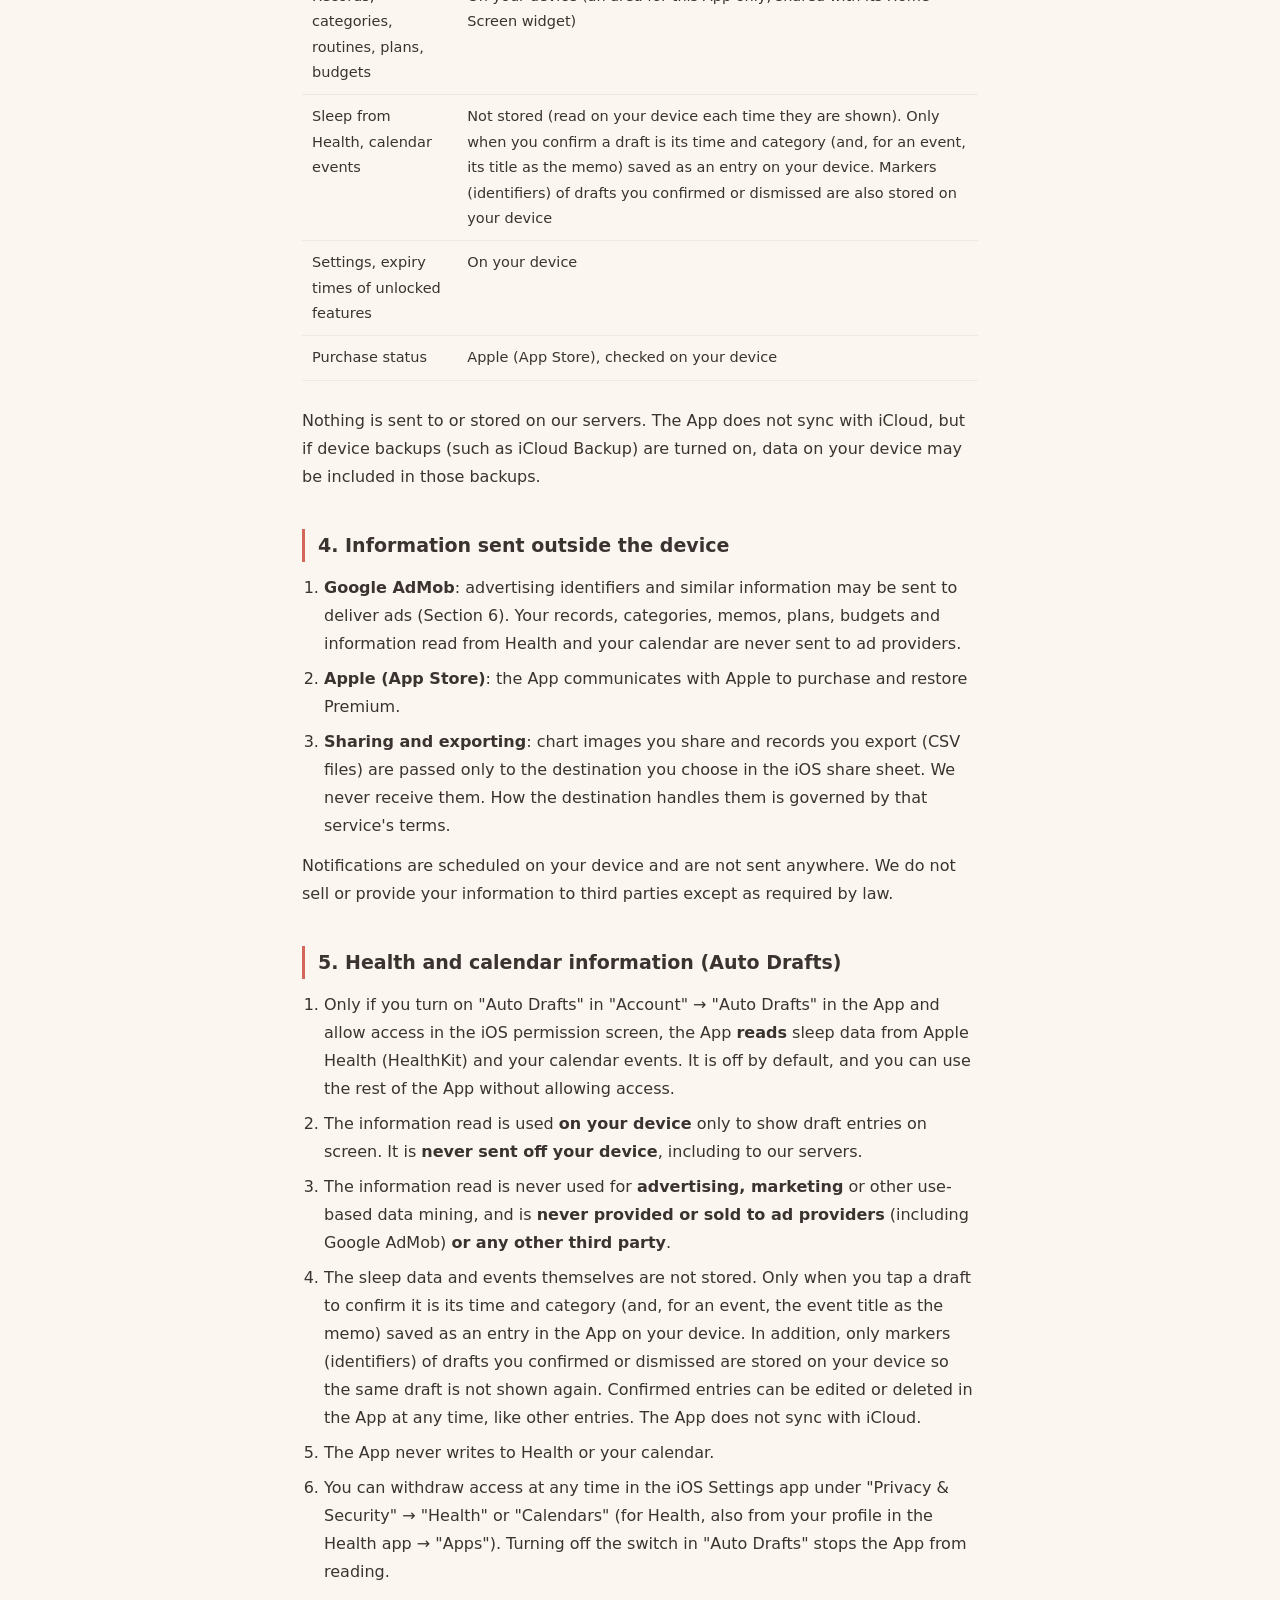
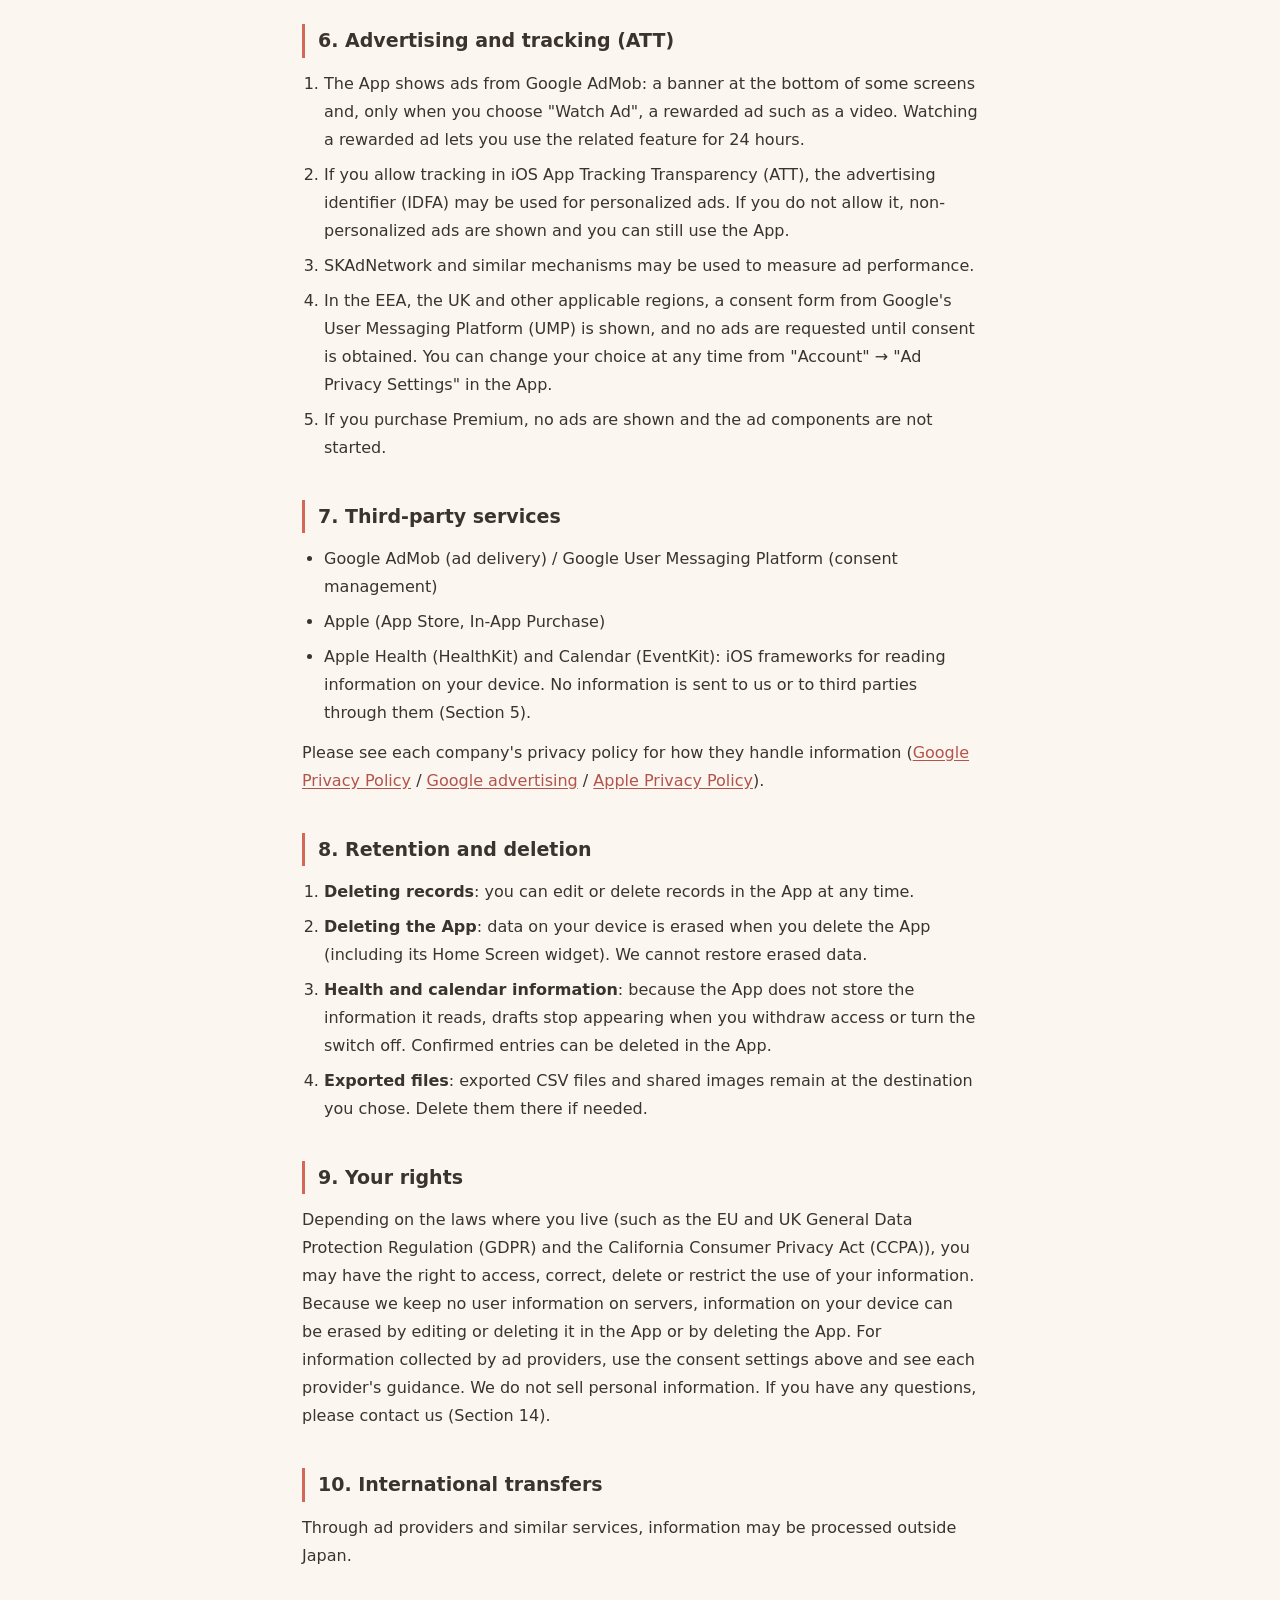
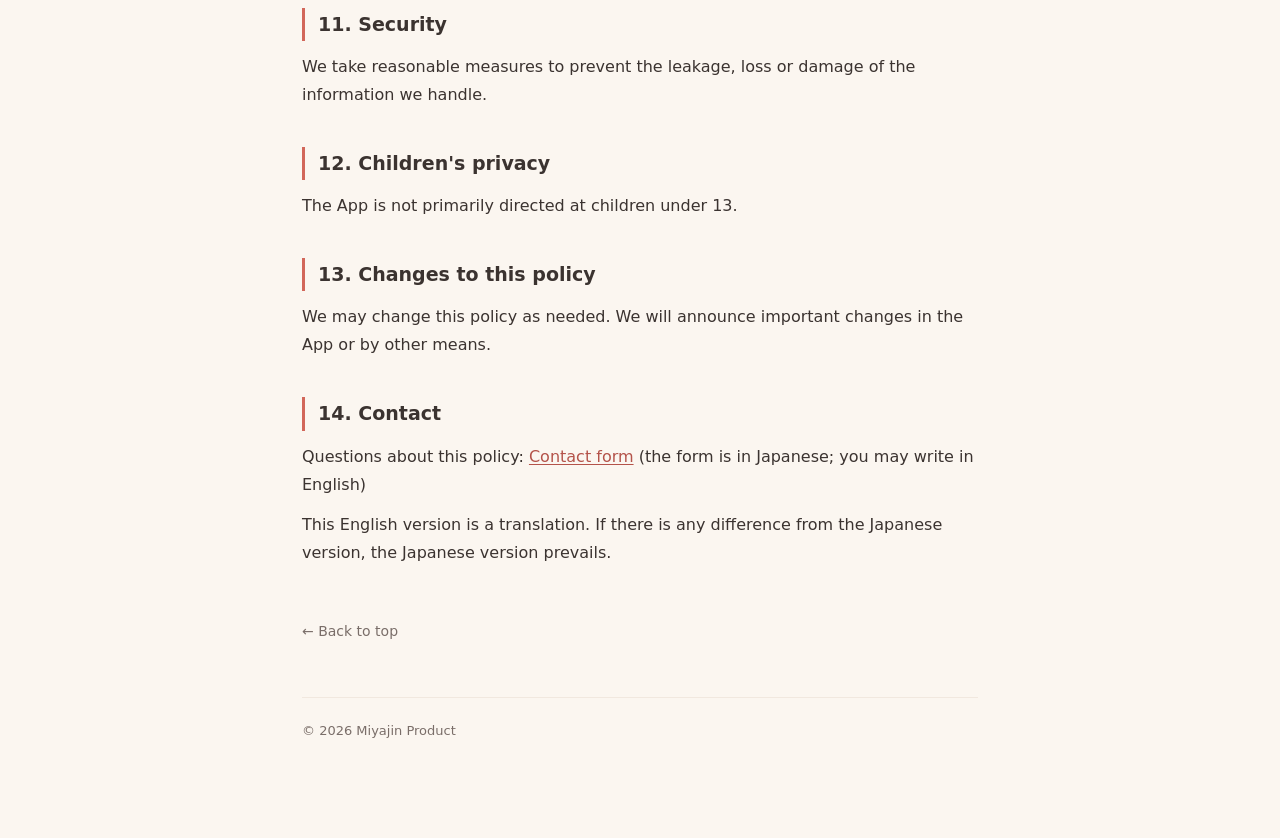
<file: en/privacy.html>
<!DOCTYPE html>
<html lang="en">
<head>
<meta charset="utf-8">
<meta name="viewport" content="width=device-width, initial-scale=1">
<title>Privacy Policy | What I Did</title>
<link rel="stylesheet" href="../style.css">
</head>
<body>
<div class="wrap">
  <header class="site">
    <div class="brand">
      <div class="mark" aria-hidden="true"><svg viewBox="0 0 24 24"><path class="s1" d="M12 12 L12 1 A11 11 0 0 1 21.53 17.5 Z"/><path class="s2" d="M12 12 L21.53 17.5 A11 11 0 0 1 6.5 21.53 Z"/><path class="s3" d="M12 12 L6.5 21.53 A11 11 0 0 1 1 12 Z"/><path class="s4" d="M12 12 L1 12 A11 11 0 0 1 12 1 Z"/><circle class="hub" cx="12" cy="12" r="3.2"/></svg></div>
      <div>
        <div class="brand-name">What I Did</div>
        <p class="app">By Miyajin Product</p>
      </div>
    </div>
    <h1>Privacy Policy</h1>
    <p class="updated">Last updated: 29 October 2026 · <a href="../privacy.html">日本語</a></p>
  </header>

  <p>Miyajin Product ("we", "us") sets out below how information is handled in the iOS app "What I Did" (Japanese name: 今日何した？) (the "App").</p>

  <div class="note">
    The App has no server of ours and no account registration. The records, categories, memos, plans and budgets you enter are stored <strong>only on your device</strong>, and we never receive them. Sleep data from Health and calendar events read for "Auto Drafts" are also handled only on your device and are never sent off it (Section 5).
  </div>

  <h2>1. Information handled</h2>
  <ol>
    <li><strong>Records</strong>: the time records you enter (start and end date and time, category, and a one-line memo).</li>
    <li><strong>Categories and routines</strong>: category names, colors, icons, order and visibility, and templates for things you log often.</li>
    <li><strong>Plans and budgets</strong>: plan templates for each weekday, plans for a single day, and weekly time budgets.</li>
    <li><strong>Sleep from Health and calendar events</strong>: only if you turn on "Auto Drafts" and allow access in the iOS permission screen, the App reads sleep data from Apple Health and your calendar events (title and start and end date and time) (Section 5).</li>
    <li><strong>Settings</strong>: notification settings, chart and clock styles, widget color, share image background, the expiry times of features unlocked by watching ads, and similar settings.</li>
    <li><strong>Purchase status</strong>: whether you have purchased Premium. Purchases and payments are handled by Apple; we never receive your payment information.</li>
    <li><strong>Advertising identifiers, etc.</strong>: to deliver ads, ad providers may collect the IDFA (Identifier for Advertisers) and information about your device and usage (Section 6).</li>
  </ol>
  <p>The App does not ask for or collect your name, email address or location.</p>

  <h2>2. Purposes of use</h2>
  <p>The information is used to (a) save, show and total your records (pie charts, stats and reviews), (b) show the Home Screen widget, (c) schedule reminder notifications, (d) provide Premium and ad-unlocked features, (e) fix problems, (f) deliver, optimize and measure ads, (g) compare your plans with your records and show time budgets, and (h) show draft entries made from Health and your calendar. Information read from Health and your calendar is used only for (h) and never for ads under (f) or for marketing.</p>

  <h2>3. Where data is stored</h2>
  <div class="scroll">
  <table>
    <thead><tr><th>Information</th><th>Stored in</th></tr></thead>
    <tbody>
      <tr><td>Records, categories, routines, plans, budgets</td><td>On your device (an area for this App only, shared with its Home Screen widget)</td></tr>
      <tr><td>Sleep from Health, calendar events</td><td>Not stored (read on your device each time they are shown). Only when you confirm a draft is its time and category (and, for an event, its title as the memo) saved as an entry on your device. Markers (identifiers) of drafts you confirmed or dismissed are also stored on your device</td></tr>
      <tr><td>Settings, expiry times of unlocked features</td><td>On your device</td></tr>
      <tr><td>Purchase status</td><td>Apple (App Store), checked on your device</td></tr>
    </tbody>
  </table>
  </div>
  <p>Nothing is sent to or stored on our servers. The App does not sync with iCloud, but if device backups (such as iCloud Backup) are turned on, data on your device may be included in those backups.</p>

  <h2>4. Information sent outside the device</h2>
  <ol>
    <li><strong>Google AdMob</strong>: advertising identifiers and similar information may be sent to deliver ads (Section 6). Your records, categories, memos, plans, budgets and information read from Health and your calendar are never sent to ad providers.</li>
    <li><strong>Apple (App Store)</strong>: the App communicates with Apple to purchase and restore Premium.</li>
    <li><strong>Sharing and exporting</strong>: chart images you share and records you export (CSV files) are passed only to the destination you choose in the iOS share sheet. We never receive them. How the destination handles them is governed by that service's terms.</li>
  </ol>
  <p>Notifications are scheduled on your device and are not sent anywhere. We do not sell or provide your information to third parties except as required by law.</p>

  <h2>5. Health and calendar information (Auto Drafts)</h2>
  <ol>
    <li>Only if you turn on "Auto Drafts" in "Account" → "Auto Drafts" in the App and allow access in the iOS permission screen, the App <strong>reads</strong> sleep data from Apple Health (HealthKit) and your calendar events. It is off by default, and you can use the rest of the App without allowing access.</li>
    <li>The information read is used <strong>on your device</strong> only to show draft entries on screen. It is <strong>never sent off your device</strong>, including to our servers.</li>
    <li>The information read is never used for <strong>advertising, marketing</strong> or other use-based data mining, and is <strong>never provided or sold to ad providers</strong> (including Google AdMob) <strong>or any other third party</strong>.</li>
    <li>The sleep data and events themselves are not stored. Only when you tap a draft to confirm it is its time and category (and, for an event, the event title as the memo) saved as an entry in the App on your device. In addition, only markers (identifiers) of drafts you confirmed or dismissed are stored on your device so the same draft is not shown again. Confirmed entries can be edited or deleted in the App at any time, like other entries. The App does not sync with iCloud.</li>
    <li>The App never writes to Health or your calendar.</li>
    <li>You can withdraw access at any time in the iOS Settings app under "Privacy &amp; Security" → "Health" or "Calendars" (for Health, also from your profile in the Health app → "Apps"). Turning off the switch in "Auto Drafts" stops the App from reading.</li>
  </ol>

  <h2>6. Advertising and tracking (ATT)</h2>
  <ol>
    <li>The App shows ads from Google AdMob: a banner at the bottom of some screens and, only when you choose "Watch Ad", a rewarded ad such as a video. Watching a rewarded ad lets you use the related feature for 24 hours.</li>
    <li>If you allow tracking in iOS App Tracking Transparency (ATT), the advertising identifier (IDFA) may be used for personalized ads. If you do not allow it, non-personalized ads are shown and you can still use the App.</li>
    <li>SKAdNetwork and similar mechanisms may be used to measure ad performance.</li>
    <li>In the EEA, the UK and other applicable regions, a consent form from Google's User Messaging Platform (UMP) is shown, and no ads are requested until consent is obtained. You can change your choice at any time from "Account" → "Ad Privacy Settings" in the App.</li>
    <li>If you purchase Premium, no ads are shown and the ad components are not started.</li>
  </ol>

  <h2>7. Third-party services</h2>
  <ul>
    <li>Google AdMob (ad delivery) / Google User Messaging Platform (consent management)</li>
    <li>Apple (App Store, In-App Purchase)</li>
    <li>Apple Health (HealthKit) and Calendar (EventKit): iOS frameworks for reading information on your device. No information is sent to us or to third parties through them (Section 5).</li>
  </ul>
  <p>Please see each company's privacy policy for how they handle information (<a href="https://policies.google.com/privacy" target="_blank" rel="noopener">Google Privacy Policy</a> / <a href="https://policies.google.com/technologies/ads" target="_blank" rel="noopener">Google advertising</a> / <a href="https://www.apple.com/legal/privacy/" target="_blank" rel="noopener">Apple Privacy Policy</a>).</p>

  <h2>8. Retention and deletion</h2>
  <ol>
    <li><strong>Deleting records</strong>: you can edit or delete records in the App at any time.</li>
    <li><strong>Deleting the App</strong>: data on your device is erased when you delete the App (including its Home Screen widget). We cannot restore erased data.</li>
    <li><strong>Health and calendar information</strong>: because the App does not store the information it reads, drafts stop appearing when you withdraw access or turn the switch off. Confirmed entries can be deleted in the App.</li>
    <li><strong>Exported files</strong>: exported CSV files and shared images remain at the destination you chose. Delete them there if needed.</li>
  </ol>

  <h2>9. Your rights</h2>
  <p>Depending on the laws where you live (such as the EU and UK General Data Protection Regulation (GDPR) and the California Consumer Privacy Act (CCPA)), you may have the right to access, correct, delete or restrict the use of your information. Because we keep no user information on servers, information on your device can be erased by editing or deleting it in the App or by deleting the App. For information collected by ad providers, use the consent settings above and see each provider's guidance. We do not sell personal information. If you have any questions, please contact us (Section 14).</p>

  <h2>10. International transfers</h2>
  <p>Through ad providers and similar services, information may be processed outside Japan.</p>

  <h2>11. Security</h2>
  <p>We take reasonable measures to prevent the leakage, loss or damage of the information we handle.</p>

  <h2>12. Children's privacy</h2>
  <p>The App is not primarily directed at children under 13.</p>

  <h2>13. Changes to this policy</h2>
  <p>We may change this policy as needed. We will announce important changes in the App or by other means.</p>

  <h2>14. Contact</h2>
  <p>Questions about this policy: <a href="https://docs.google.com/forms/d/e/1FAIpQLSerlqKX8OvohAhMS4iuz7njMA0RL0A8FilcvmtY0oL1UKAetw/viewform" target="_blank" rel="noopener">Contact form</a> (the form is in Japanese; you may write in English)</p>

  <p>This English version is a translation. If there is any difference from the Japanese version, the Japanese version prevails.</p>

  <a class="back" href="index.html">← Back to top</a>

  <footer class="site">© 2026 Miyajin Product</footer>
</div>
</body>
</html>
</file>
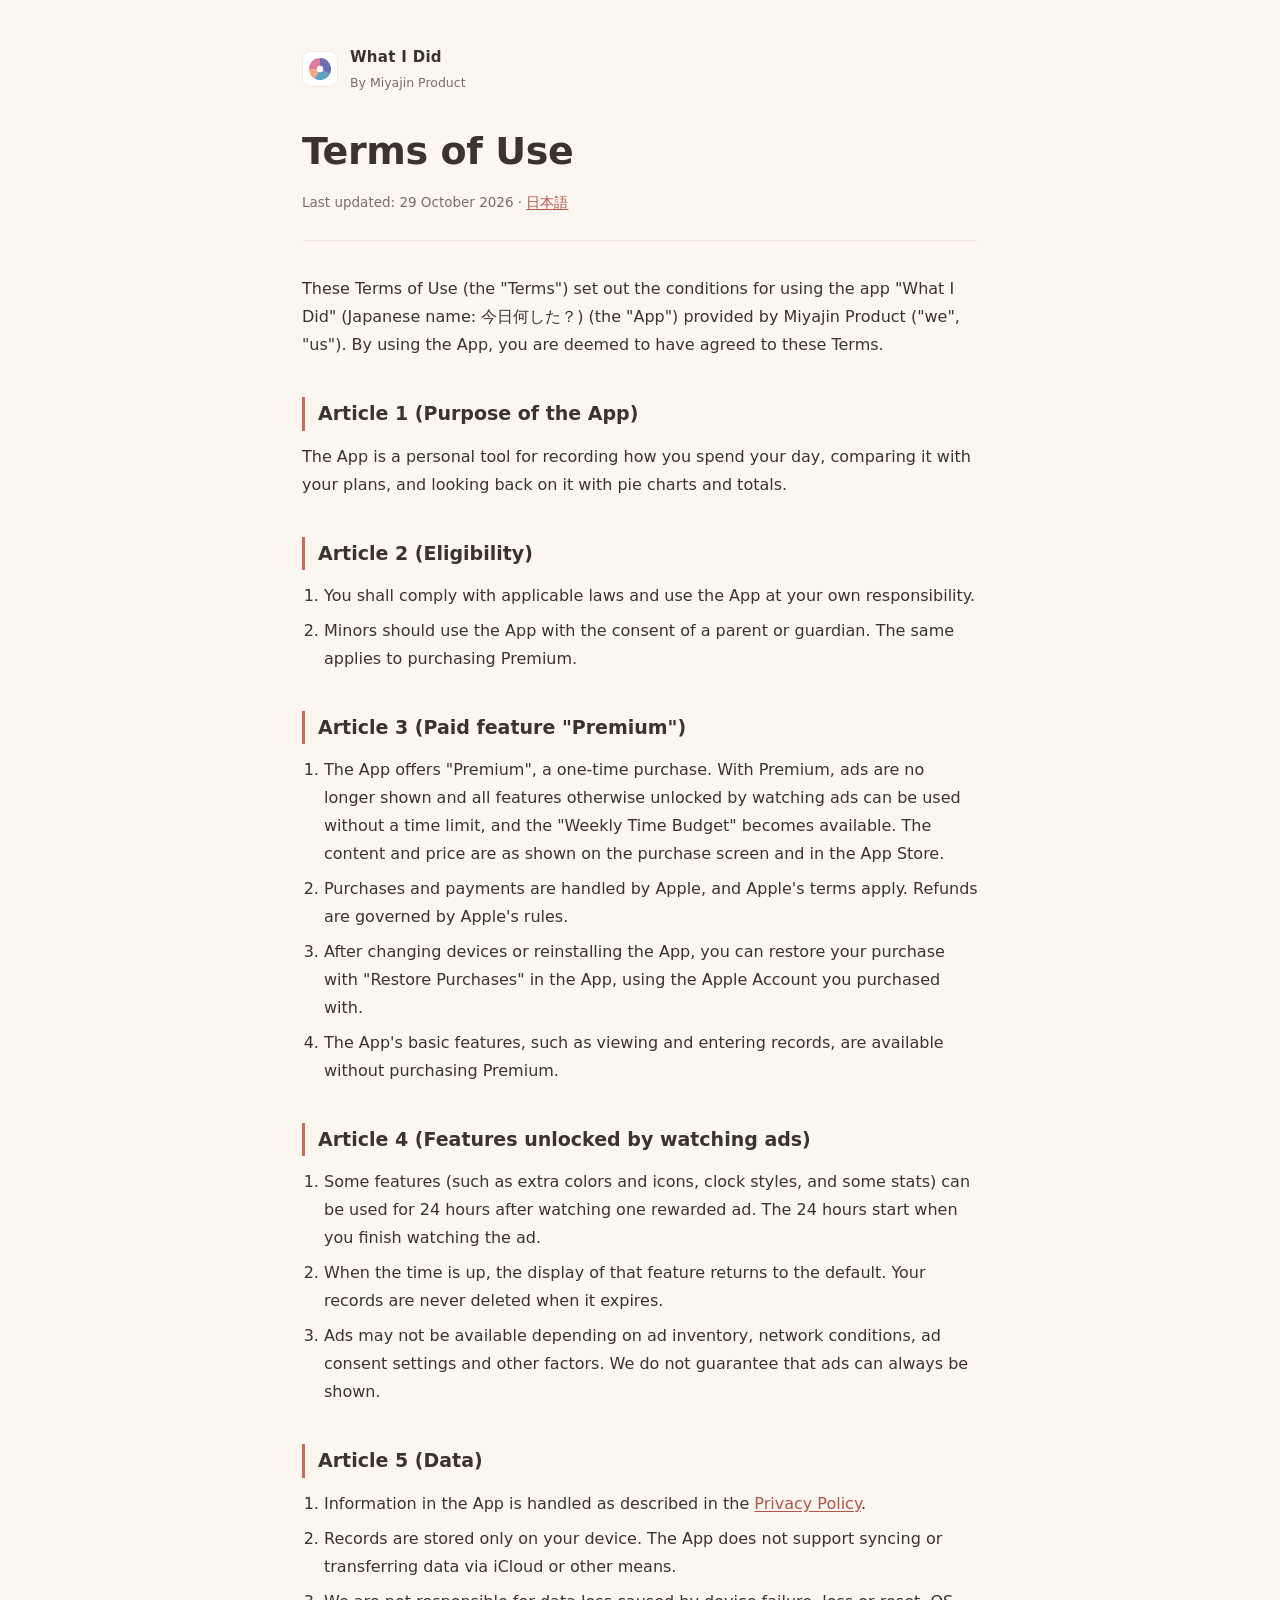
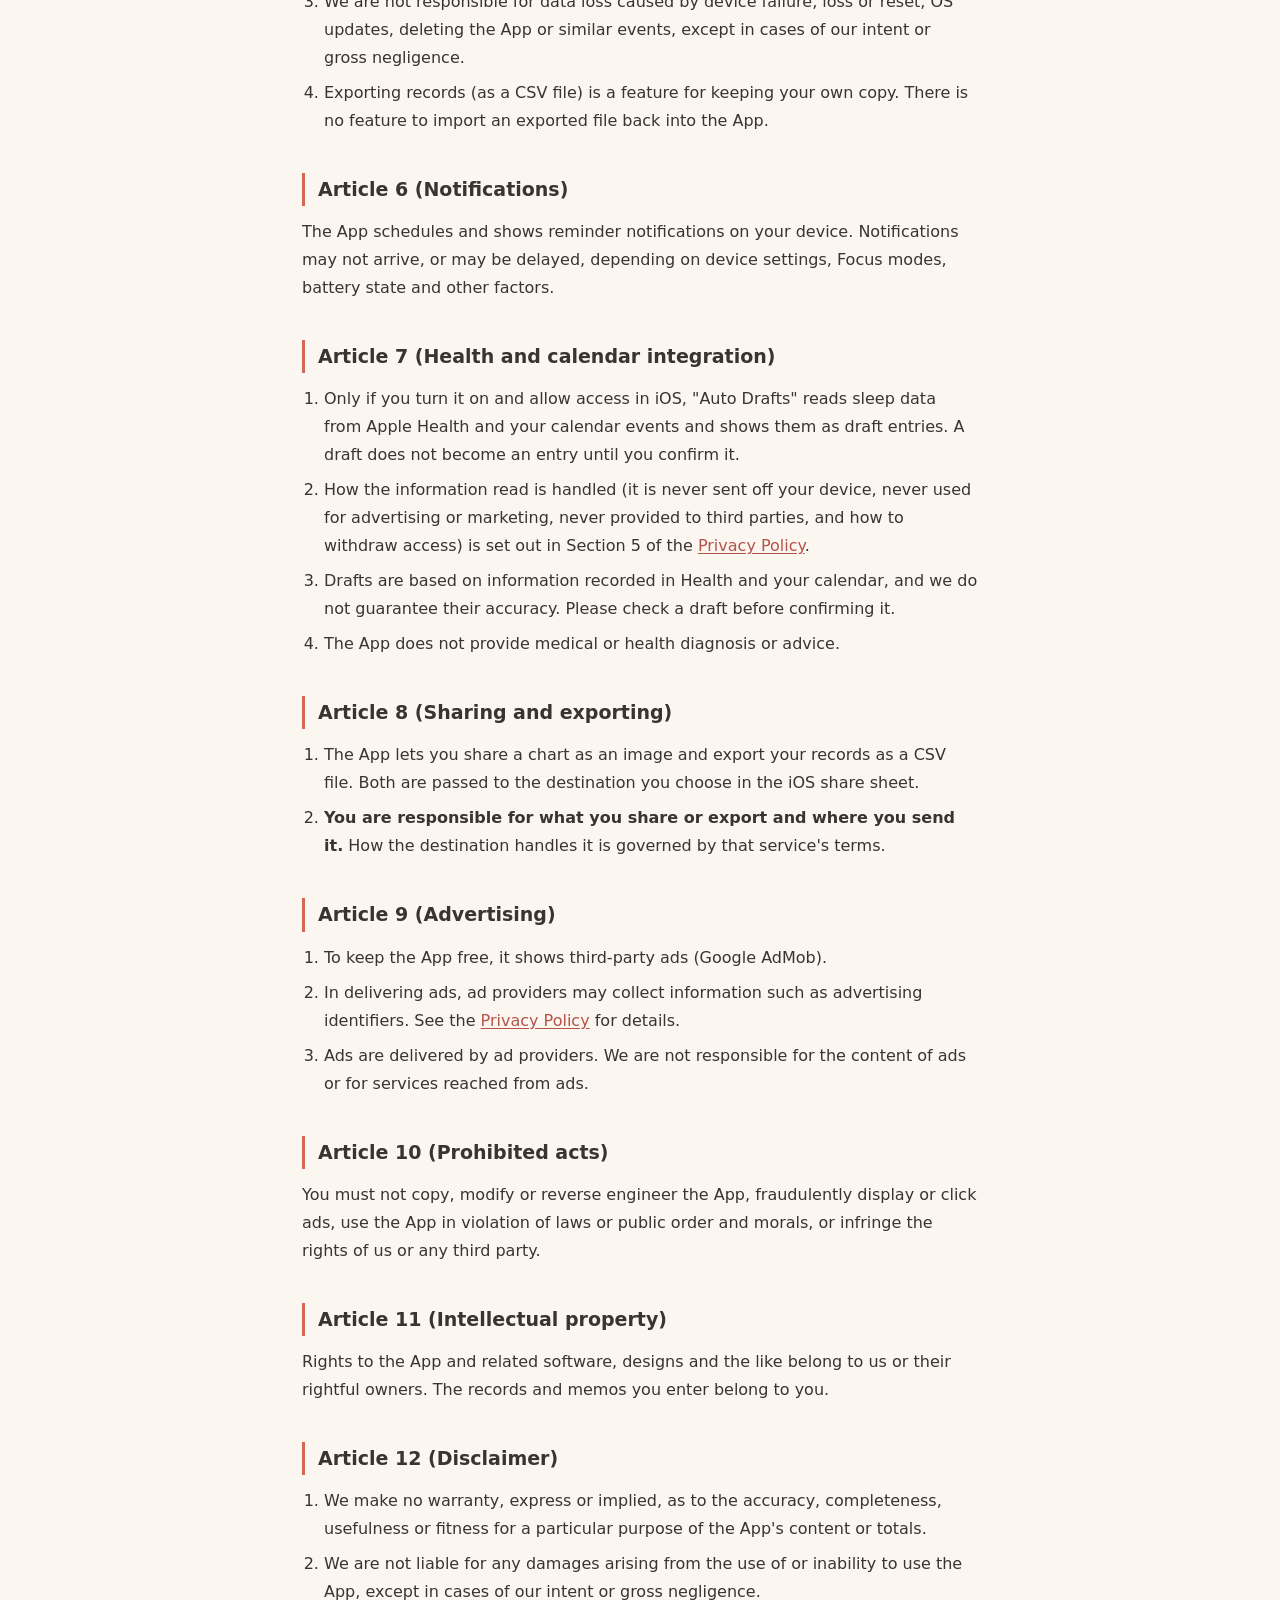
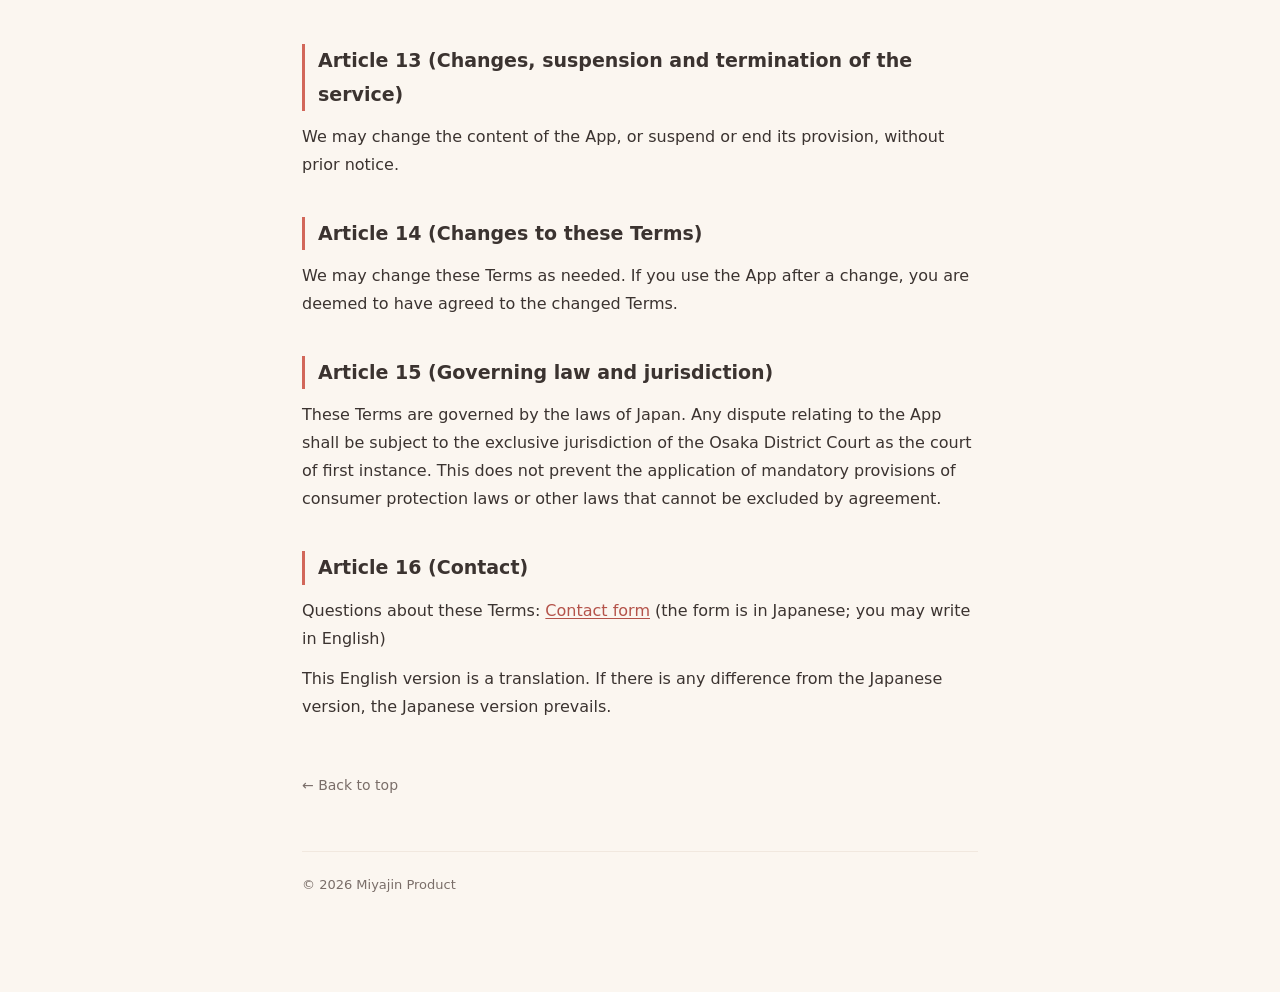
<file: en/terms.html>
<!DOCTYPE html>
<html lang="en">
<head>
<meta charset="utf-8">
<meta name="viewport" content="width=device-width, initial-scale=1">
<title>Terms of Use | What I Did</title>
<link rel="stylesheet" href="../style.css">
</head>
<body>
<div class="wrap">
  <header class="site">
    <div class="brand">
      <div class="mark" aria-hidden="true"><svg viewBox="0 0 24 24"><path class="s1" d="M12 12 L12 1 A11 11 0 0 1 21.53 17.5 Z"/><path class="s2" d="M12 12 L21.53 17.5 A11 11 0 0 1 6.5 21.53 Z"/><path class="s3" d="M12 12 L6.5 21.53 A11 11 0 0 1 1 12 Z"/><path class="s4" d="M12 12 L1 12 A11 11 0 0 1 12 1 Z"/><circle class="hub" cx="12" cy="12" r="3.2"/></svg></div>
      <div>
        <div class="brand-name">What I Did</div>
        <p class="app">By Miyajin Product</p>
      </div>
    </div>
    <h1>Terms of Use</h1>
    <p class="updated">Last updated: 29 October 2026 · <a href="../terms.html">日本語</a></p>
  </header>

  <p>These Terms of Use (the "Terms") set out the conditions for using the app "What I Did" (Japanese name: 今日何した？) (the "App") provided by Miyajin Product ("we", "us"). By using the App, you are deemed to have agreed to these Terms.</p>

  <h2>Article 1 (Purpose of the App)</h2>
  <p>The App is a personal tool for recording how you spend your day, comparing it with your plans, and looking back on it with pie charts and totals.</p>

  <h2>Article 2 (Eligibility)</h2>
  <ol>
    <li>You shall comply with applicable laws and use the App at your own responsibility.</li>
    <li>Minors should use the App with the consent of a parent or guardian. The same applies to purchasing Premium.</li>
  </ol>

  <h2>Article 3 (Paid feature "Premium")</h2>
  <ol>
    <li>The App offers "Premium", a one-time purchase. With Premium, ads are no longer shown and all features otherwise unlocked by watching ads can be used without a time limit, and the "Weekly Time Budget" becomes available. The content and price are as shown on the purchase screen and in the App Store.</li>
    <li>Purchases and payments are handled by Apple, and Apple's terms apply. Refunds are governed by Apple's rules.</li>
    <li>After changing devices or reinstalling the App, you can restore your purchase with "Restore Purchases" in the App, using the Apple Account you purchased with.</li>
    <li>The App's basic features, such as viewing and entering records, are available without purchasing Premium.</li>
  </ol>

  <h2>Article 4 (Features unlocked by watching ads)</h2>
  <ol>
    <li>Some features (such as extra colors and icons, clock styles, and some stats) can be used for 24 hours after watching one rewarded ad. The 24 hours start when you finish watching the ad.</li>
    <li>When the time is up, the display of that feature returns to the default. Your records are never deleted when it expires.</li>
    <li>Ads may not be available depending on ad inventory, network conditions, ad consent settings and other factors. We do not guarantee that ads can always be shown.</li>
  </ol>

  <h2>Article 5 (Data)</h2>
  <ol>
    <li>Information in the App is handled as described in the <a href="privacy.html">Privacy Policy</a>.</li>
    <li>Records are stored only on your device. The App does not support syncing or transferring data via iCloud or other means.</li>
    <li>We are not responsible for data loss caused by device failure, loss or reset, OS updates, deleting the App or similar events, except in cases of our intent or gross negligence.</li>
    <li>Exporting records (as a CSV file) is a feature for keeping your own copy. There is no feature to import an exported file back into the App.</li>
  </ol>

  <h2>Article 6 (Notifications)</h2>
  <p>The App schedules and shows reminder notifications on your device. Notifications may not arrive, or may be delayed, depending on device settings, Focus modes, battery state and other factors.</p>

  <h2>Article 7 (Health and calendar integration)</h2>
  <ol>
    <li>Only if you turn it on and allow access in iOS, "Auto Drafts" reads sleep data from Apple Health and your calendar events and shows them as draft entries. A draft does not become an entry until you confirm it.</li>
    <li>How the information read is handled (it is never sent off your device, never used for advertising or marketing, never provided to third parties, and how to withdraw access) is set out in Section 5 of the <a href="privacy.html">Privacy Policy</a>.</li>
    <li>Drafts are based on information recorded in Health and your calendar, and we do not guarantee their accuracy. Please check a draft before confirming it.</li>
    <li>The App does not provide medical or health diagnosis or advice.</li>
  </ol>

  <h2>Article 8 (Sharing and exporting)</h2>
  <ol>
    <li>The App lets you share a chart as an image and export your records as a CSV file. Both are passed to the destination you choose in the iOS share sheet.</li>
    <li><strong>You are responsible for what you share or export and where you send it.</strong> How the destination handles it is governed by that service's terms.</li>
  </ol>

  <h2>Article 9 (Advertising)</h2>
  <ol>
    <li>To keep the App free, it shows third-party ads (Google AdMob).</li>
    <li>In delivering ads, ad providers may collect information such as advertising identifiers. See the <a href="privacy.html">Privacy Policy</a> for details.</li>
    <li>Ads are delivered by ad providers. We are not responsible for the content of ads or for services reached from ads.</li>
  </ol>

  <h2>Article 10 (Prohibited acts)</h2>
  <p>You must not copy, modify or reverse engineer the App, fraudulently display or click ads, use the App in violation of laws or public order and morals, or infringe the rights of us or any third party.</p>

  <h2>Article 11 (Intellectual property)</h2>
  <p>Rights to the App and related software, designs and the like belong to us or their rightful owners. The records and memos you enter belong to you.</p>

  <h2>Article 12 (Disclaimer)</h2>
  <ol>
    <li>We make no warranty, express or implied, as to the accuracy, completeness, usefulness or fitness for a particular purpose of the App's content or totals.</li>
    <li>We are not liable for any damages arising from the use of or inability to use the App, except in cases of our intent or gross negligence.</li>
  </ol>

  <h2>Article 13 (Changes, suspension and termination of the service)</h2>
  <p>We may change the content of the App, or suspend or end its provision, without prior notice.</p>

  <h2>Article 14 (Changes to these Terms)</h2>
  <p>We may change these Terms as needed. If you use the App after a change, you are deemed to have agreed to the changed Terms.</p>

  <h2>Article 15 (Governing law and jurisdiction)</h2>
  <p>These Terms are governed by the laws of Japan. Any dispute relating to the App shall be subject to the exclusive jurisdiction of the Osaka District Court as the court of first instance. This does not prevent the application of mandatory provisions of consumer protection laws or other laws that cannot be excluded by agreement.</p>

  <h2>Article 16 (Contact)</h2>
  <p>Questions about these Terms: <a href="https://docs.google.com/forms/d/e/1FAIpQLSerlqKX8OvohAhMS4iuz7njMA0RL0A8FilcvmtY0oL1UKAetw/viewform" target="_blank" rel="noopener">Contact form</a> (the form is in Japanese; you may write in English)</p>

  <p>This English version is a translation. If there is any difference from the Japanese version, the Japanese version prevails.</p>

  <a class="back" href="index.html">← Back to top</a>

  <footer class="site">© 2026 Miyajin Product</footer>
</div>
</body>
</html>
</file>
<file: style.css>
/* アプリの色（Design/tokens.md の案1 ミルクティー）と同じ値 */
:root {
  --bg: #FBF6F0;
  --surface: #FFFFFF;
  --text: #3B3330;
  --muted: #7A6E69;
  --border: #F1E8DF;
  --accent: #D2675A;
  --accent-ink: #B4534A;
  --accent-soft: #FCE7DD;
  --radius: 20px;
  --maxw: 720px;
  --font: "Hiragino Maru Gothic ProN", "Hiragino Sans", -apple-system, BlinkMacSystemFont, "Yu Gothic", "YuGothic", Meiryo, system-ui, sans-serif;
}
@media (prefers-color-scheme: dark) {
  :root {
    --bg:#1B1817; --surface:#272220; --text:#F5EDE7; --muted:#B5A9A3; --border:#362F2C;
    --accent:#E58A78; --accent-ink:#F09A8B; --accent-soft:#3A2A27;
  }
}
* { box-sizing: border-box; }
body { margin: 0; background: var(--bg); color: var(--text); font-family: var(--font); line-height: 1.75; -webkit-font-smoothing: antialiased; }
.wrap { max-width: var(--maxw); margin: 0 auto; padding: 0 22px 96px; }

/* header */
header.site { padding: 44px 0 26px; border-bottom: 1px solid var(--border); margin-bottom: 34px; }
.brand { display: flex; align-items: center; gap: 12px; }
.mark { width: 36px; height: 36px; flex: none; border-radius: 9px; background: var(--surface); border: 1px solid var(--border); display: grid; place-items: center; }
.mark svg { width: 24px; height: 24px; }
.mark .s1 { fill: #6C70B2; } .mark .s2 { fill: #5CA3C1; } .mark .s3 { fill: #F9A77D; } .mark .s4 { fill: #DF7A98; }
.mark .hub { fill: var(--surface); }
.app { color: var(--muted); font-size: 12.5px; margin: 2px 0 0; }
.brand-name { font-weight: 700; font-size: 15px; letter-spacing: .02em; }
h1 { font-size: clamp(28px, 6vw, 38px); font-weight: 800; letter-spacing: -.01em; margin: 24px 0 6px; text-wrap: balance; }
.updated { color: var(--muted); font-size: 13.5px; margin: 0; }
.lead { color: var(--muted); font-size: 16px; }

/* text */
h2 { font-size: 19px; font-weight: 700; margin: 38px 0 10px; padding-left: 13px; border-left: 3px solid var(--accent); }
p, li { font-size: 16px; }
p { margin: 12px 0; }
.muted { color: var(--muted); }
ul, ol { padding-left: 22px; margin: 12px 0; }
li { margin: 7px 0; }
a { color: var(--accent-ink); text-decoration: underline; text-underline-offset: 2px; overflow-wrap: anywhere; }
a:focus-visible { outline: 2px solid var(--accent); outline-offset: 2px; border-radius: 3px; }
strong { font-weight: 700; }

.note { background: var(--accent-soft); border: 1px solid var(--border); border-radius: var(--radius); padding: 16px 18px; margin: 20px 0; font-size: 15px; }
.back { display: inline-block; margin-top: 40px; color: var(--muted); font-size: 14px; text-decoration: none; }
.back:hover { color: var(--text); }
footer.site { margin-top: 52px; padding-top: 22px; border-top: 1px solid var(--border); color: var(--muted); font-size: 13px; }

/* hub cards (index) */
.card-links { display: grid; gap: 14px; margin: 24px 0; }
.card-links a { display: block; background: var(--surface); border: 1px solid var(--border); border-radius: var(--radius); padding: 18px 20px; text-decoration: none; color: var(--text); }
.card-links a:hover { border-color: var(--accent); }
.card-links .t { font-weight: 700; font-size: 17px; }
.card-links .d { color: var(--muted); font-size: 14px; margin-top: 4px; }

/* features (index) */
.features { display: grid; grid-template-columns: repeat(2, 1fr); gap: 14px; margin: 8px 0; }
@media (max-width: 560px) { .features { grid-template-columns: 1fr; } }
.feat { background: var(--surface); border: 1px solid var(--border); border-radius: var(--radius); padding: 18px; }
.feat h3 { margin: 0 0 5px; font-size: 16px; }
.feat p { margin: 0; color: var(--muted); font-size: 14px; }

table { width: 100%; border-collapse: collapse; margin: 14px 0; font-size: 14.5px; }
th, td { text-align: left; padding: 9px 10px; border-bottom: 1px solid var(--border); vertical-align: top; }
th { color: var(--muted); font-weight: 600; font-size: 12.5px; white-space: nowrap; }
.scroll { overflow-x: auto; }
</file>
